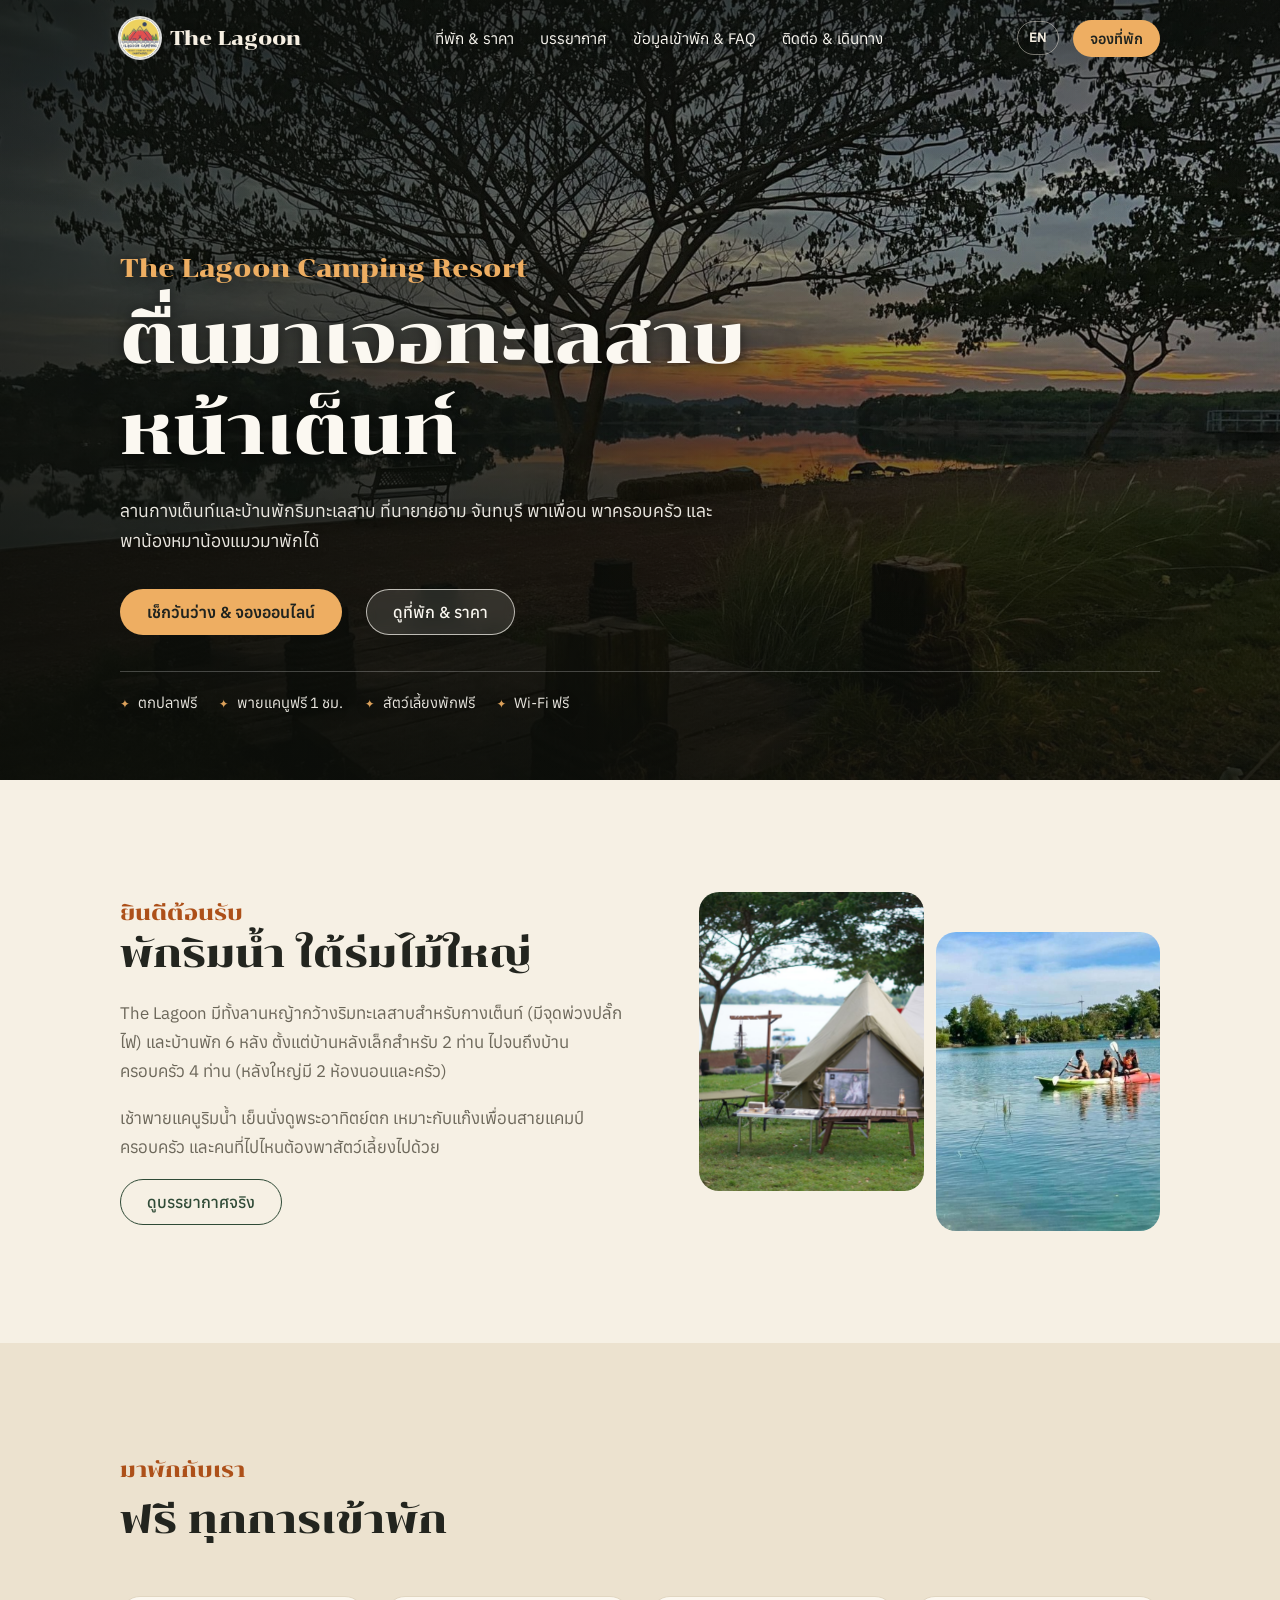
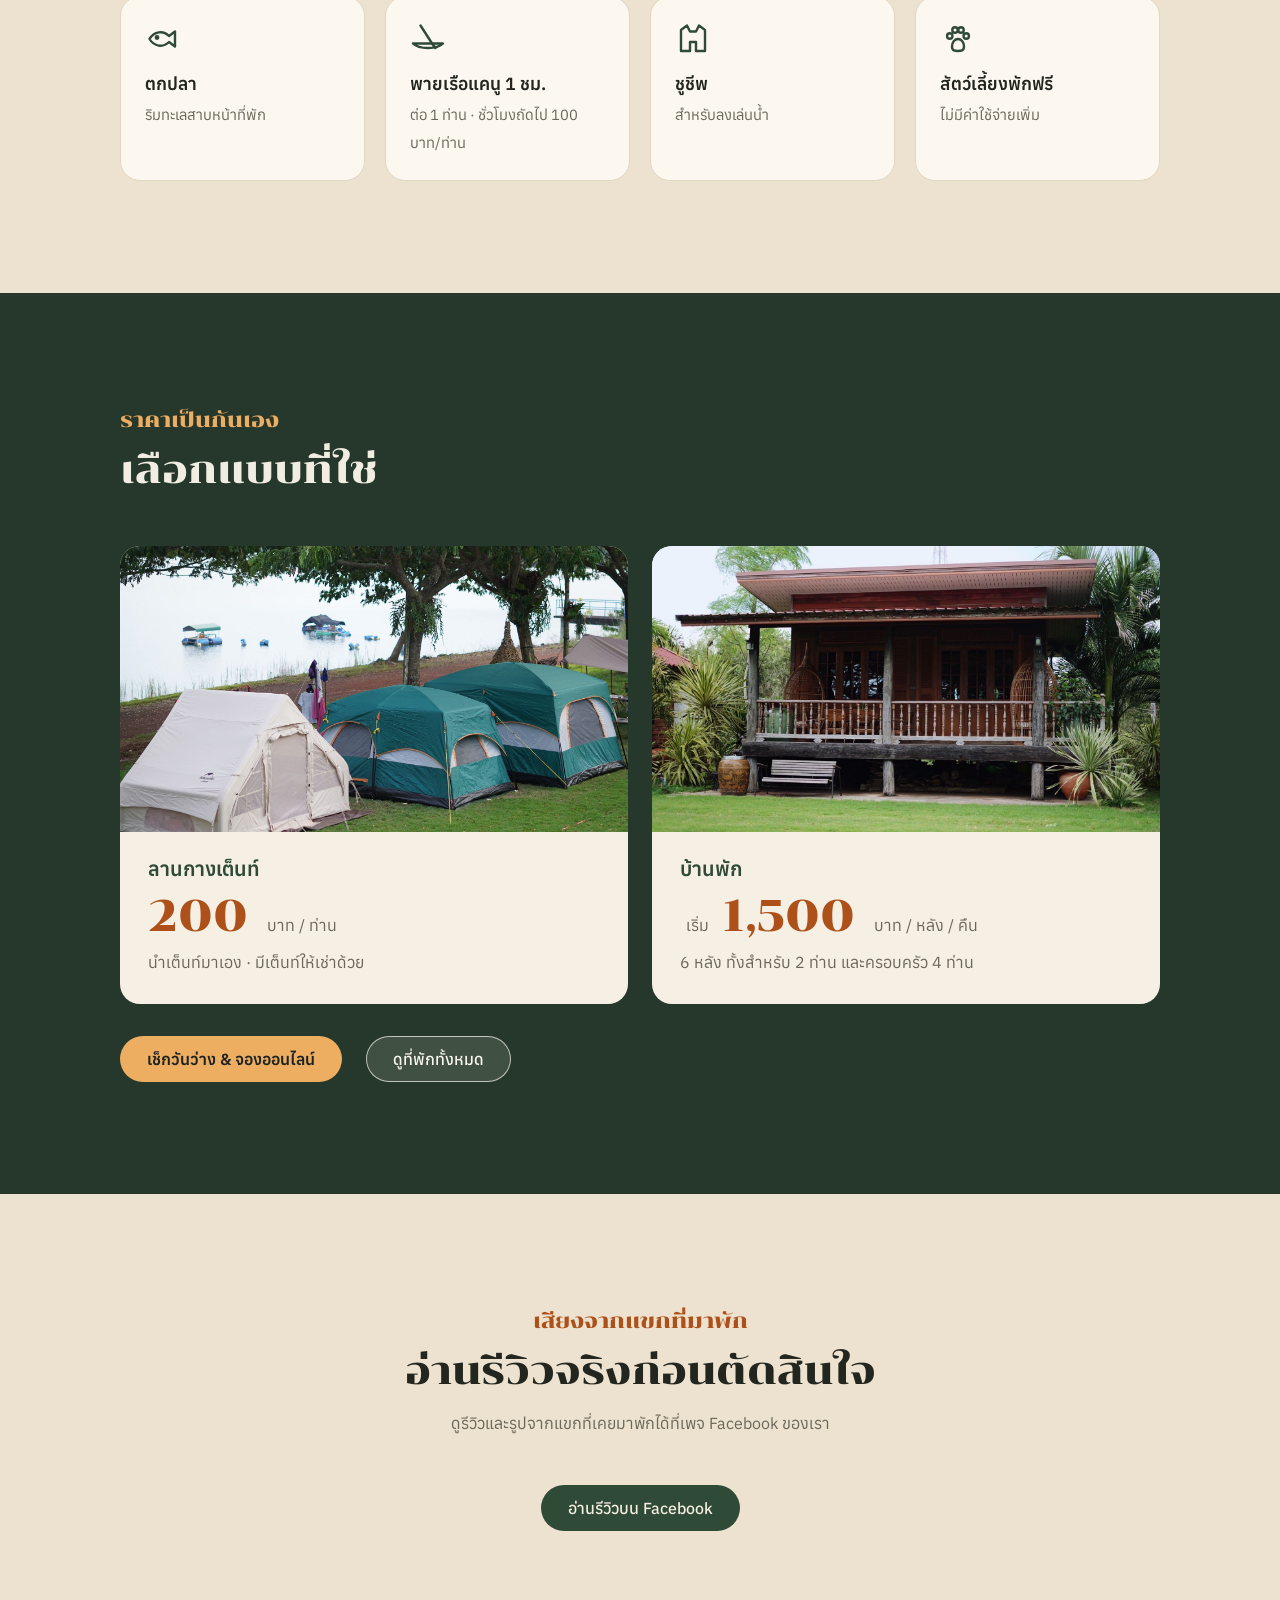
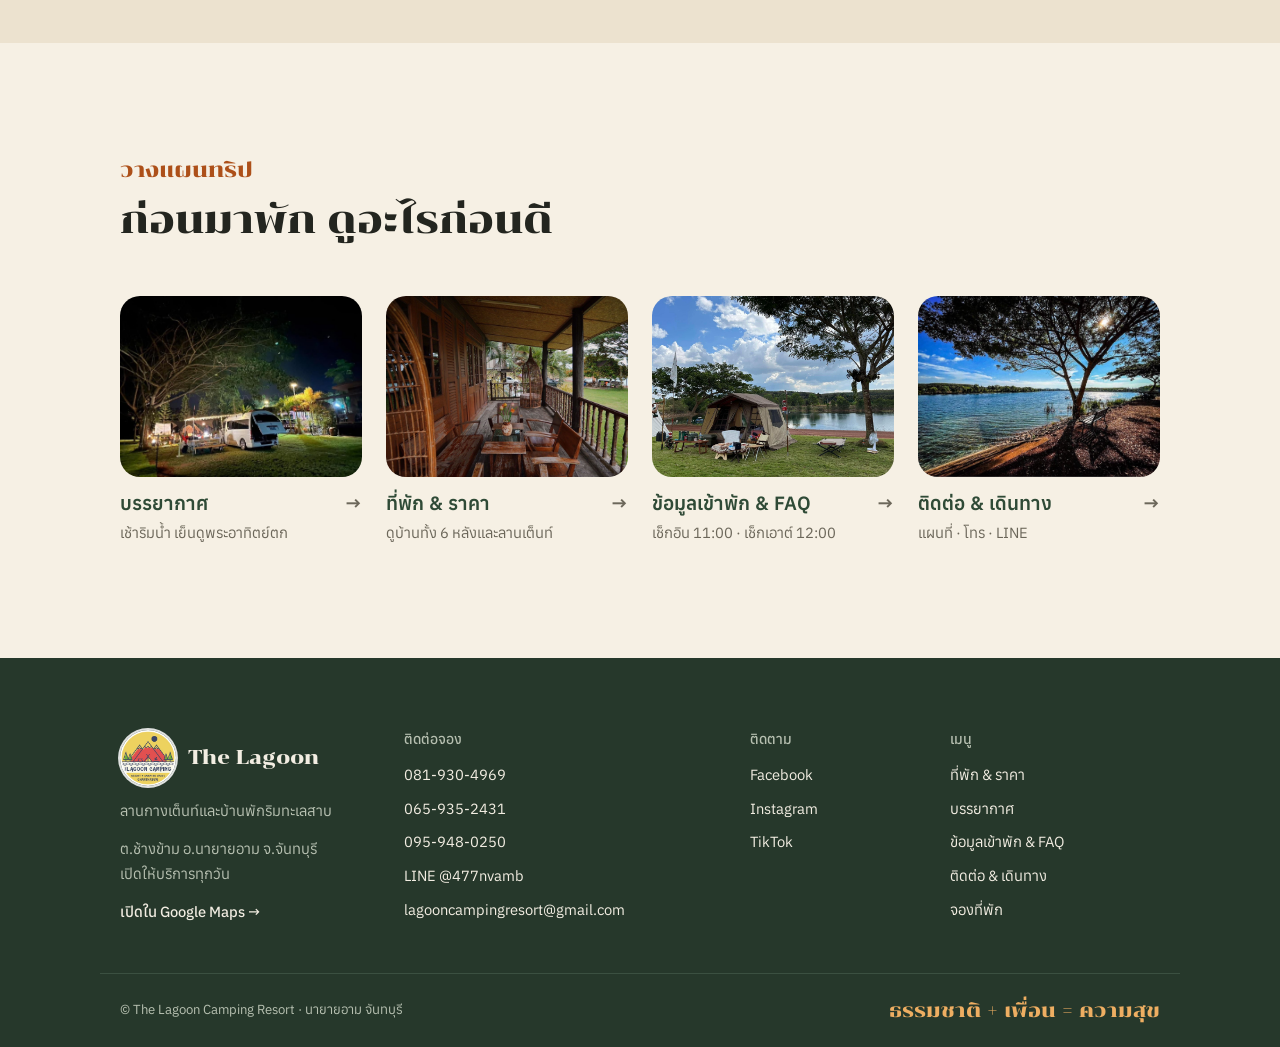
<file: index.html>
<!doctype html>
<html lang="th">
<head>
  <meta charset="utf-8">
  <meta name="viewport" content="width=device-width, initial-scale=1">
  <!-- ช่วงเทียบกับเว็บเก่า: ไม่ให้ Google เก็บหน้านี้ (ลบบรรทัดด้านล่างตอนจะใช้แทนเว็บเก่า) -->
  <meta name="robots" content="noindex">
  <title>The Lagoon Camping Resort | ลานกางเต็นท์และบ้านพักริมทะเลสาบ นายายอาม จันทบุรี</title>
  <meta name="description" content="ลานกางเต็นท์และบ้านพักริมทะเลสาบ ที่นายายอาม จันทบุรี ตกปลา พายแคนูฟรี พาสัตว์เลี้ยงมาพักได้ จองออนไลน์ หรือโทร 081-930-4969">
  <link rel="alternate" hreflang="th" href="https://lagooncamping.github.io/v2/">
  <link rel="alternate" hreflang="en" href="https://lagooncamping.github.io/v2/en/">
  <link rel="alternate" hreflang="x-default" href="https://lagooncamping.github.io/v2/">
  <meta property="og:title" content="The Lagoon Camping Resort">
  <meta property="og:description" content="ลานกางเต็นท์และบ้านพักริมทะเลสาบ นายายอาม จันทบุรี">
  <meta property="og:image" content="https://lagooncamping.github.io/v2/img/sunset.jpg">
  <meta property="og:type" content="website">
  <meta property="og:locale" content="th_TH">

  <link rel="icon" type="image/png" sizes="32x32" href="img/favicon-32.png">
  <link rel="icon" type="image/png" sizes="192x192" href="img/favicon-192.png">
  <link rel="apple-touch-icon" href="img/apple-touch-icon.png">
  <link rel="preconnect" href="https://fonts.googleapis.com">
  <link rel="preconnect" href="https://fonts.gstatic.com" crossorigin>
  <link rel="stylesheet" href="https://fonts.googleapis.com/css2?family=Anuphan:wght@300;400;500;600&family=Chonburi&display=swap">
  <link rel="stylesheet" href="css/style.css">

  <!-- ข้อมูลธุรกิจสำหรับ Google (ให้ขึ้นข้อมูลร้านในผลค้นหา) -->
  <script type="application/ld+json">
  {
    "@context": "https://schema.org",
    "@type": "Campground",
    "name": "The Lagoon Camping Resort",
    "description": "ลานกางเต็นท์และบ้านพักริมทะเลสาบ นายายอาม จันทบุรี",
    "url": "https://lagooncamping.github.io/v2/",
    "image": "https://lagooncamping.github.io/v2/img/sunset.jpg",
    "telephone": "+66819304969",
    "email": "lagooncampingresort@gmail.com",
    "address": {
      "@type": "PostalAddress",
      "addressLocality": "ช้างข้าม, นายายอาม",
      "addressRegion": "จันทบุรี",
      "addressCountry": "TH"
    },
    "hasMap": "https://goo.gl/maps/8mGhpGAEaRzAJNGq6",
    "checkinTime": "11:00",
    "checkoutTime": "12:00",
    "petsAllowed": true,
    "priceRange": "฿200–฿3,000",
    "amenityFeature": [
      { "@type": "LocationFeatureSpecification", "name": "Wi-Fi ฟรี", "value": true },
      { "@type": "LocationFeatureSpecification", "name": "เรือแคนู", "value": true },
      { "@type": "LocationFeatureSpecification", "name": "ตกปลา", "value": true }
    ],
    "sameAs": [
      "https://www.facebook.com/TheLagoonCampingResort",
      "https://www.instagram.com/thelagooncampingresort",
      "https://www.tiktok.com/@lagooncampingreso"
    ]
  }
  </script>
</head>
<!-- เมนูด้านบนและท้ายเว็บ สร้างโดย js/layout.js (แก้ที่นั่นที่เดียว) -->
<body data-page="home" data-root="">

  <header class="hero">
    <div class="wrap hero-text">
      <p class="hero-name">The Lagoon Camping Resort</p>
      <h1>ตื่นมาเจอ<span class="nw">ทะเลสาบ</span><br><span class="nw">หน้าเต็นท์</span></h1>
      <p class="lead">ลานกางเต็นท์และบ้านพักริมทะเลสาบ ที่<span class="nw">นายายอาม</span> <span class="nw">จันทบุรี</span> พาเพื่อน พาครอบครัว และพาน้องหมาน้องแมวมาพักได้</p>
      <div class="btns">
        <a class="btn btn-sun" href="booking.html">เช็กวันว่าง &amp; จองออนไลน์</a>
        <a class="btn btn-glass" href="rooms.html">ดูที่พัก &amp; ราคา</a>
      </div>
      <ul class="hero-facts">
        <li>ตกปลาฟรี</li>
        <li>พายแคนูฟรี 1 ชม.</li>
        <li>สัตว์เลี้ยงพักฟรี</li>
        <li>Wi‑Fi ฟรี</li>
      </ul>
    </div>
  </header>

  <main>
    <!-- ===== แนะนำ ===== -->
    <section aria-labelledby="intro-h">
      <div class="wrap intro-grid">
        <div>
          <span class="eyebrow">ยินดีต้อนรับ</span>
          <h2 id="intro-h">พักริมน้ำ ใต้ร่มไม้ใหญ่</h2>
          <p>The Lagoon มีทั้งลานหญ้ากว้างริมทะเลสาบสำหรับกางเต็นท์ (มีจุดพ่วงปลั๊กไฟ) และบ้านพัก 6 หลัง ตั้งแต่บ้านหลังเล็กสำหรับ 2 ท่าน ไปจนถึงบ้านครอบครัว 4 ท่าน (หลังใหญ่มี 2 ห้องนอนและครัว)</p>
          <p>เช้าพายแคนูริมน้ำ เย็นนั่งดูพระอาทิตย์ตก เหมาะกับแก๊งเพื่อนสายแคมป์ ครอบครัว และคนที่ไปไหนต้องพาสัตว์เลี้ยงไปด้วย</p>
          <div class="btns"><a class="btn btn-outline" href="gallery.html">ดูบรรยากาศจริง</a></div>
        </div>
        <div class="intro-photos">
          <img src="img/bell-tent.jpg" alt="เต็นท์กระโจมพร้อมโต๊ะและตะเกียงริมทะเลสาบ" loading="lazy">
          <img src="img/kayak.jpg" alt="พายเรือแคนูในทะเลสาบ" loading="lazy">
        </div>
      </div>
    </section>

    <!-- ===== ของฟรี ===== -->
    <section class="band" aria-labelledby="free-h">
      <div class="wrap">
        <div class="head">
          <span class="eyebrow">มาพักกับเรา</span>
          <h2 id="free-h">ฟรี ทุกการเข้าพัก</h2>
        </div>
        <div class="free-items">
          <div class="item">
            <svg viewBox="0 0 24 24" fill="none" stroke="currentColor" stroke-width="1.6" stroke-linecap="round" stroke-linejoin="round" aria-hidden="true"><path d="M3 12c3-5 9-6 13-2l4-3v10l-4-3c-4 4-10 3-13-2z"/><circle cx="8" cy="11" r=".8"/></svg>
            <strong>ตกปลา</strong><span>ริมทะเลสาบหน้าที่พัก</span>
          </div>
          <div class="item">
            <svg viewBox="0 0 24 24" fill="none" stroke="currentColor" stroke-width="1.6" stroke-linecap="round" stroke-linejoin="round" aria-hidden="true"><path d="M2 15c4 4 16 4 20 0z"/><path d="M7 3l9 14M15 15l2 3"/></svg>
            <strong>พายเรือแคนู 1 ชม.</strong><span>ต่อ 1 ท่าน · ชั่วโมงถัดไป 100 บาท/ท่าน</span>
          </div>
          <div class="item">
            <svg viewBox="0 0 24 24" fill="none" stroke="currentColor" stroke-width="1.6" stroke-linecap="round" stroke-linejoin="round" aria-hidden="true"><path d="M8 3L4 6v14h6v-6h4v6h6V6l-4-3-2 4h-4z"/></svg>
            <strong>ชูชีพ</strong><span>สำหรับลงเล่นน้ำ</span>
          </div>
          <div class="item">
            <svg viewBox="0 0 24 24" fill="none" stroke="currentColor" stroke-width="1.6" stroke-linecap="round" stroke-linejoin="round" aria-hidden="true"><circle cx="6.5" cy="10" r="1.8"/><circle cx="10" cy="6" r="1.8"/><circle cx="14" cy="6" r="1.8"/><circle cx="17.5" cy="10" r="1.8"/><path d="M8 17c0-3 2-5 4-5s4 2 4 5-2 3-4 3-4 0-4-3z"/></svg>
            <strong>สัตว์เลี้ยงพักฟรี</strong><span>ไม่มีค่าใช้จ่ายเพิ่ม</span>
          </div>
        </div>
      </div>
    </section>

    <!-- ===== ราคาแบบย่อ (ตัวเลขเติมจาก js/data.js) ===== -->
    <section class="rates" aria-labelledby="rates-h">
      <div class="wrap">
        <div class="head">
          <span class="eyebrow">ราคาเป็นกันเอง</span>
          <h2 id="rates-h">เลือกแบบที่ใช่</h2>
        </div>
        <div class="rate-cards">
          <a class="rate-card" href="rooms.html#camping">
            <img src="img/tent-field.jpg" alt="ลานกางเต็นท์ริมทะเลสาบ" loading="lazy">
            <div>
              <h3>ลานกางเต็นท์</h3>
              <p class="baht"><span data-fill="camping">200</span> <small>บาท / ท่าน</small></p>
              <p>นำเต็นท์มาเอง · มีเต็นท์ให้เช่าด้วย</p>
            </div>
          </a>
          <a class="rate-card" href="rooms.html#houses">
            <img src="img/houses.jpg" alt="บ้านพักไม้ใต้ถุนสูงกลางสวน" loading="lazy">
            <div>
              <h3>บ้านพัก</h3>
              <p class="baht"><small>เริ่ม</small> <span data-fill="from">1,500</span> <small>บาท / หลัง / คืน</small></p>
              <p>6 หลัง ทั้งสำหรับ 2 ท่าน และครอบครัว 4 ท่าน</p>
            </div>
          </a>
        </div>
        <div class="btns">
          <a class="btn btn-sun" href="booking.html">เช็กวันว่าง &amp; จองออนไลน์</a>
          <a class="btn btn-glass" href="rooms.html">ดูที่พักทั้งหมด</a>
        </div>
      </div>
    </section>

    <!-- ===== รีวิว: ลิงก์ไปรีวิวจริงบน Facebook (ห้ามแต่งรีวิวขึ้นเอง) ===== -->
    <section class="reviews band" aria-labelledby="reviews-h">
      <div class="wrap">
        <div class="head">
          <span class="eyebrow">เสียงจากแขกที่มาพัก</span>
          <h2 id="reviews-h">อ่านรีวิวจริงก่อนตัดสินใจ</h2>
          <p>ดูรีวิวและรูปจากแขกที่เคยมาพักได้ที่เพจ Facebook ของเรา</p>
        </div>
        <div class="btns">
          <a class="btn btn-primary" href="https://www.facebook.com/TheLagoonCampingResort/reviews" target="_blank" rel="noopener">อ่านรีวิวบน Facebook</a>
        </div>
      </div>
    </section>

    <!-- ===== การ์ดลิงก์ไปหน้าอื่น ===== -->
    <section aria-labelledby="explore-h">
      <div class="wrap">
        <div class="head">
          <span class="eyebrow">วางแผนทริป</span>
          <h2 id="explore-h">ก่อนมาพัก ดูอะไรก่อนดี</h2>
        </div>
        <div class="teasers">
          <a class="teaser" href="gallery.html">
            <img src="img/night.jpg" alt="ลานแคมป์ยามค่ำคืนประดับไฟ" loading="lazy">
            <h3>บรรยากาศ</h3>
            <p>เช้าริมน้ำ เย็นดูพระอาทิตย์ตก</p>
          </a>
          <a class="teaser" href="rooms.html">
            <img src="img/house-veranda.jpg" alt="ระเบียงบ้านพักไม้มองเห็นสนามหญ้า" loading="lazy">
            <h3>ที่พัก &amp; ราคา</h3>
            <p>ดูบ้านทั้ง 6 หลังและลานเต็นท์</p>
          </a>
          <a class="teaser" href="stay.html">
            <img src="img/tents-lawn.jpg" alt="เต็นท์ริมทะเลสาบใต้ท้องฟ้าสดใส" loading="lazy">
            <h3>ข้อมูลเข้าพัก &amp; FAQ</h3>
            <p>เช็กอิน <span data-fill="checkin">11:00</span> · เช็กเอาต์ <span data-fill="checkout">12:00</span></p>
          </a>
          <a class="teaser" href="contact.html">
            <img src="img/lake-view.jpg" alt="ทะเลสาบน้ำใสใต้ร่มไม้ใหญ่" loading="lazy">
            <h3>ติดต่อ &amp; เดินทาง</h3>
            <p>แผนที่ · โทร · LINE</p>
          </a>
        </div>
      </div>
    </section>
  </main>

  <script src="js/data.js"></script>
  <script src="js/layout.js"></script>
</body>
</html>
</file>
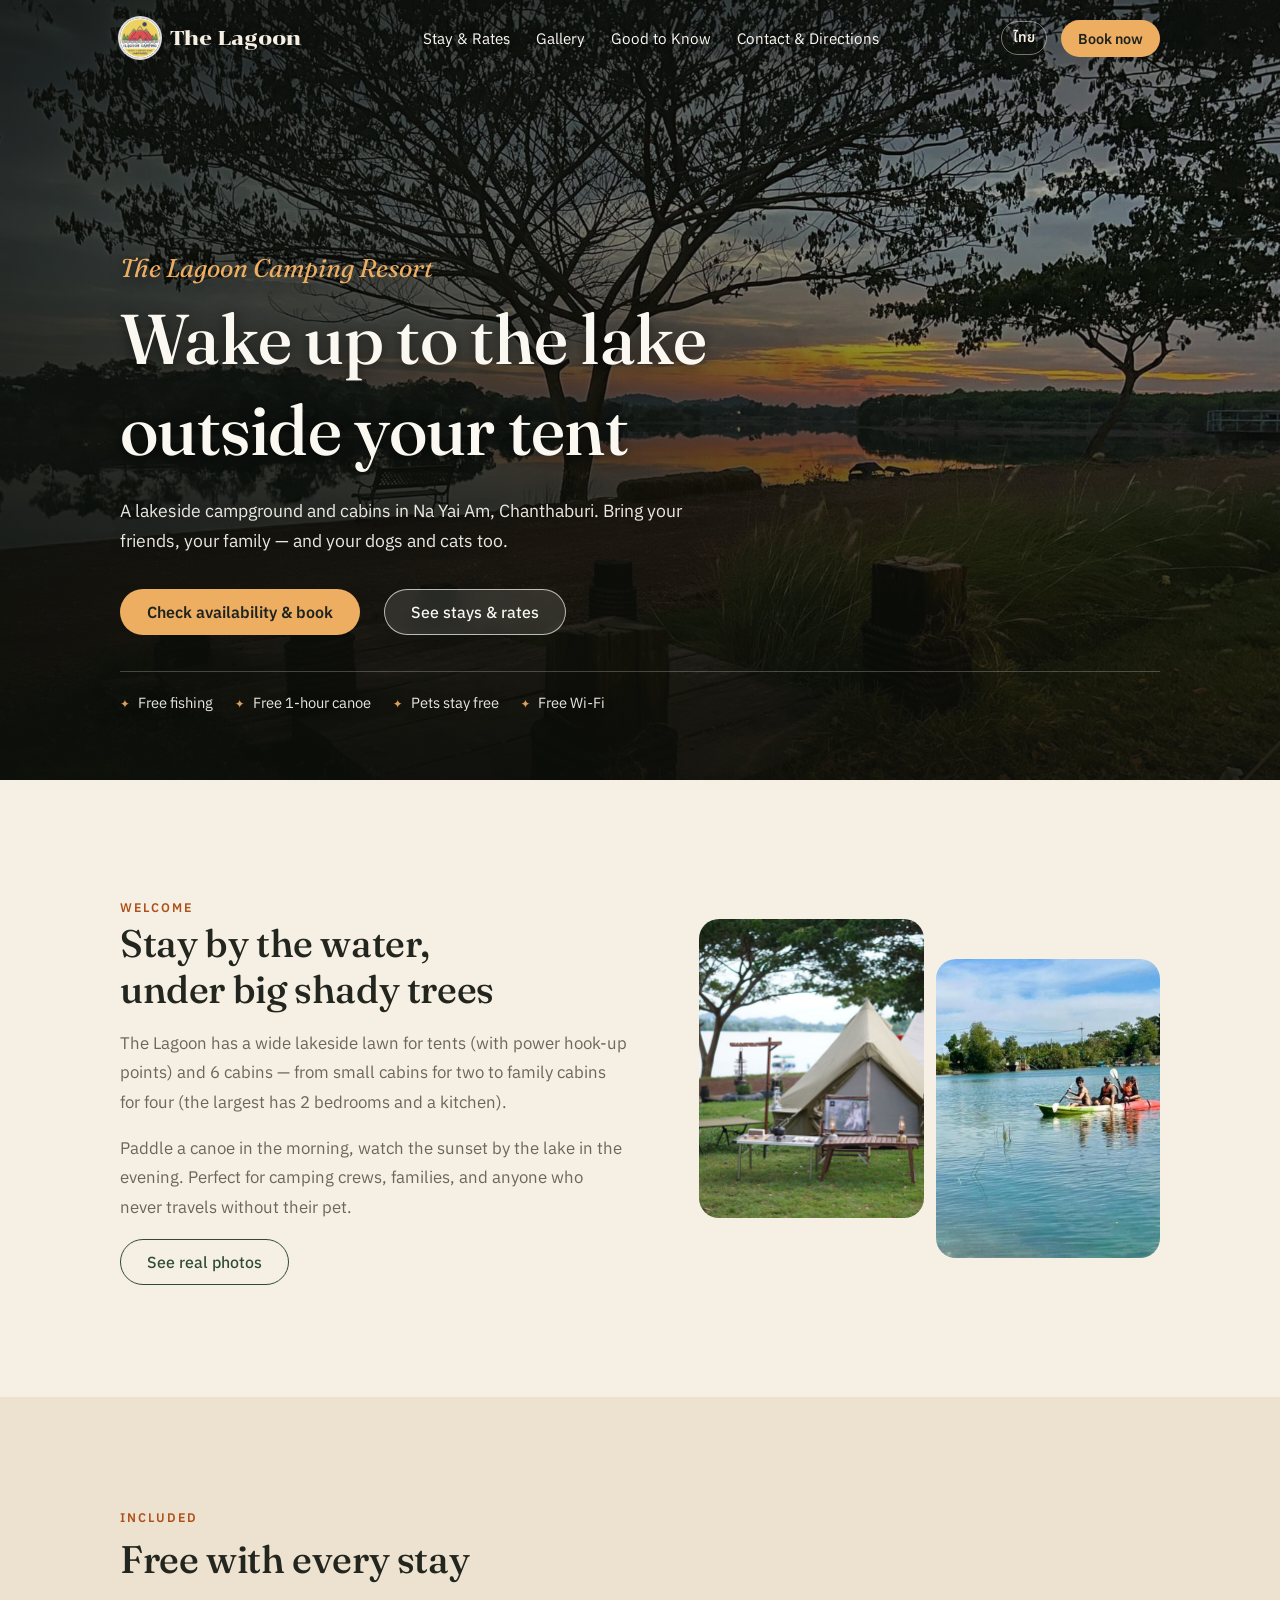
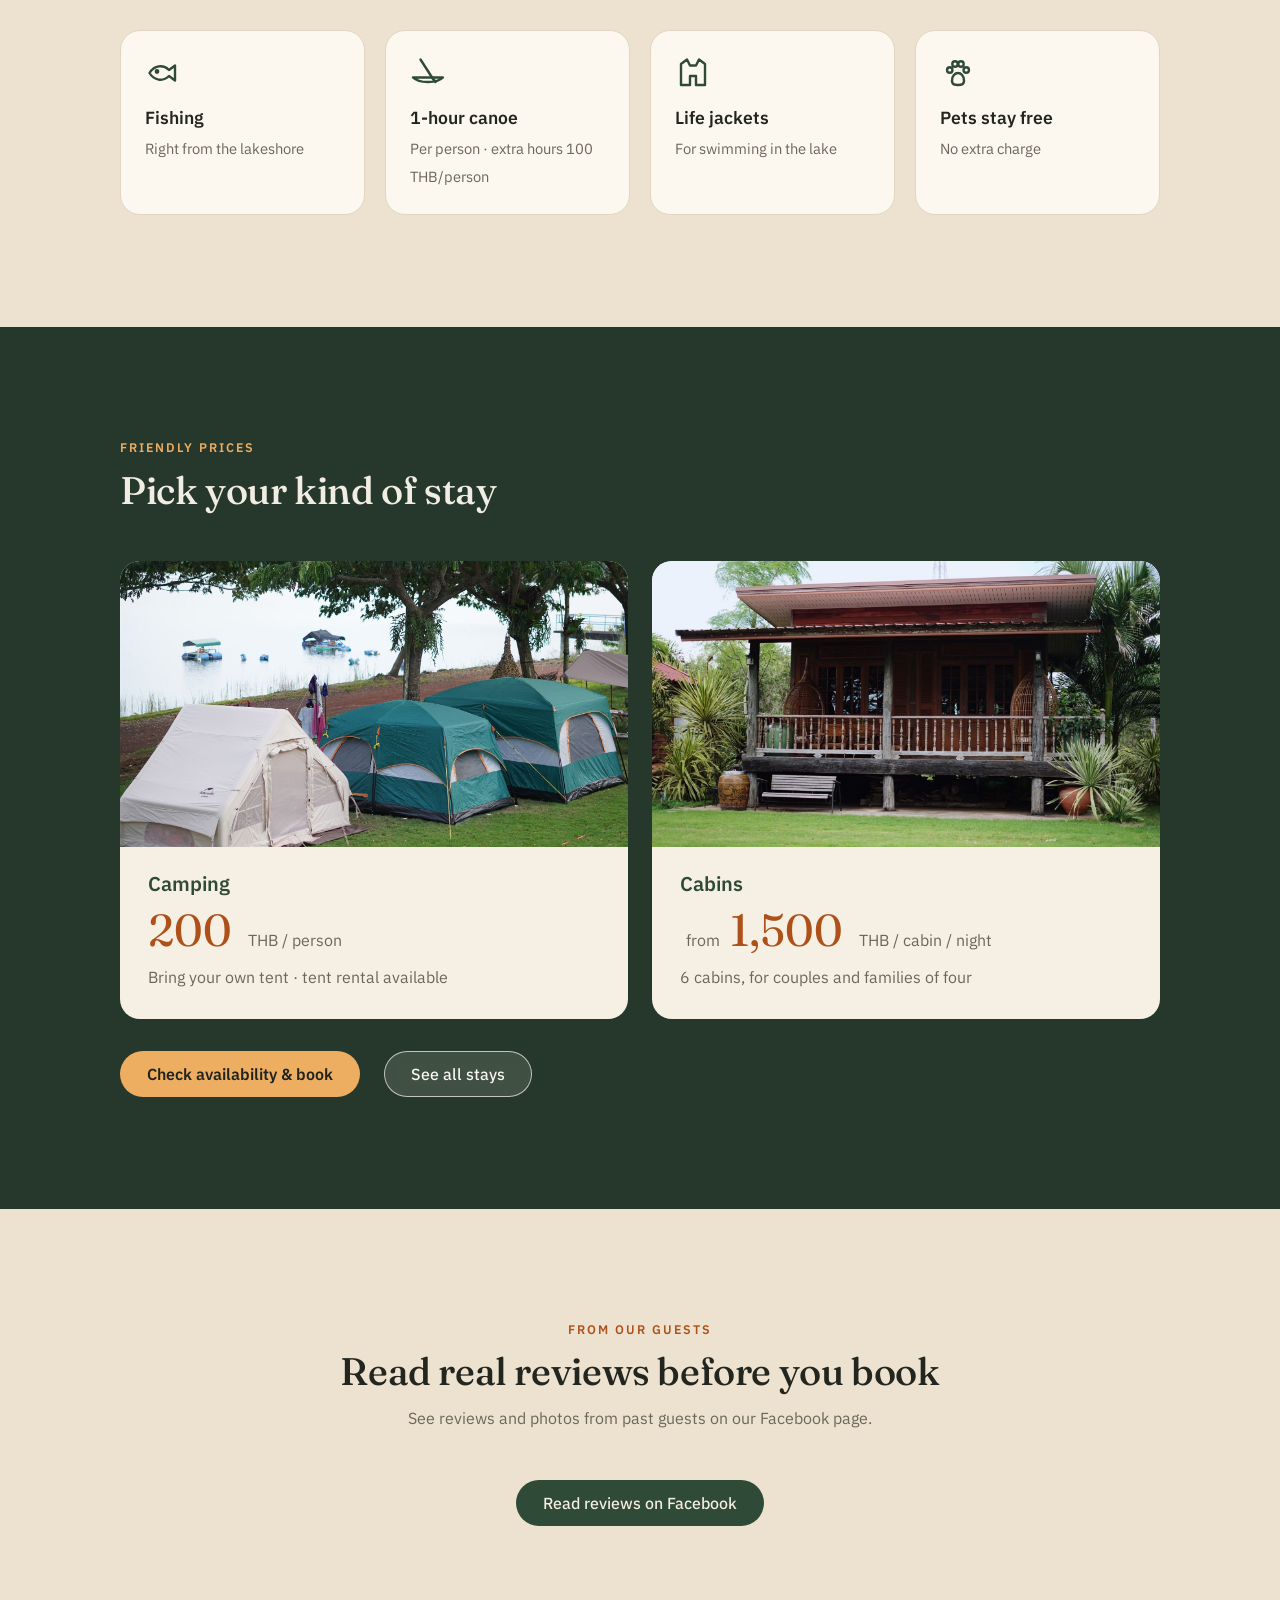
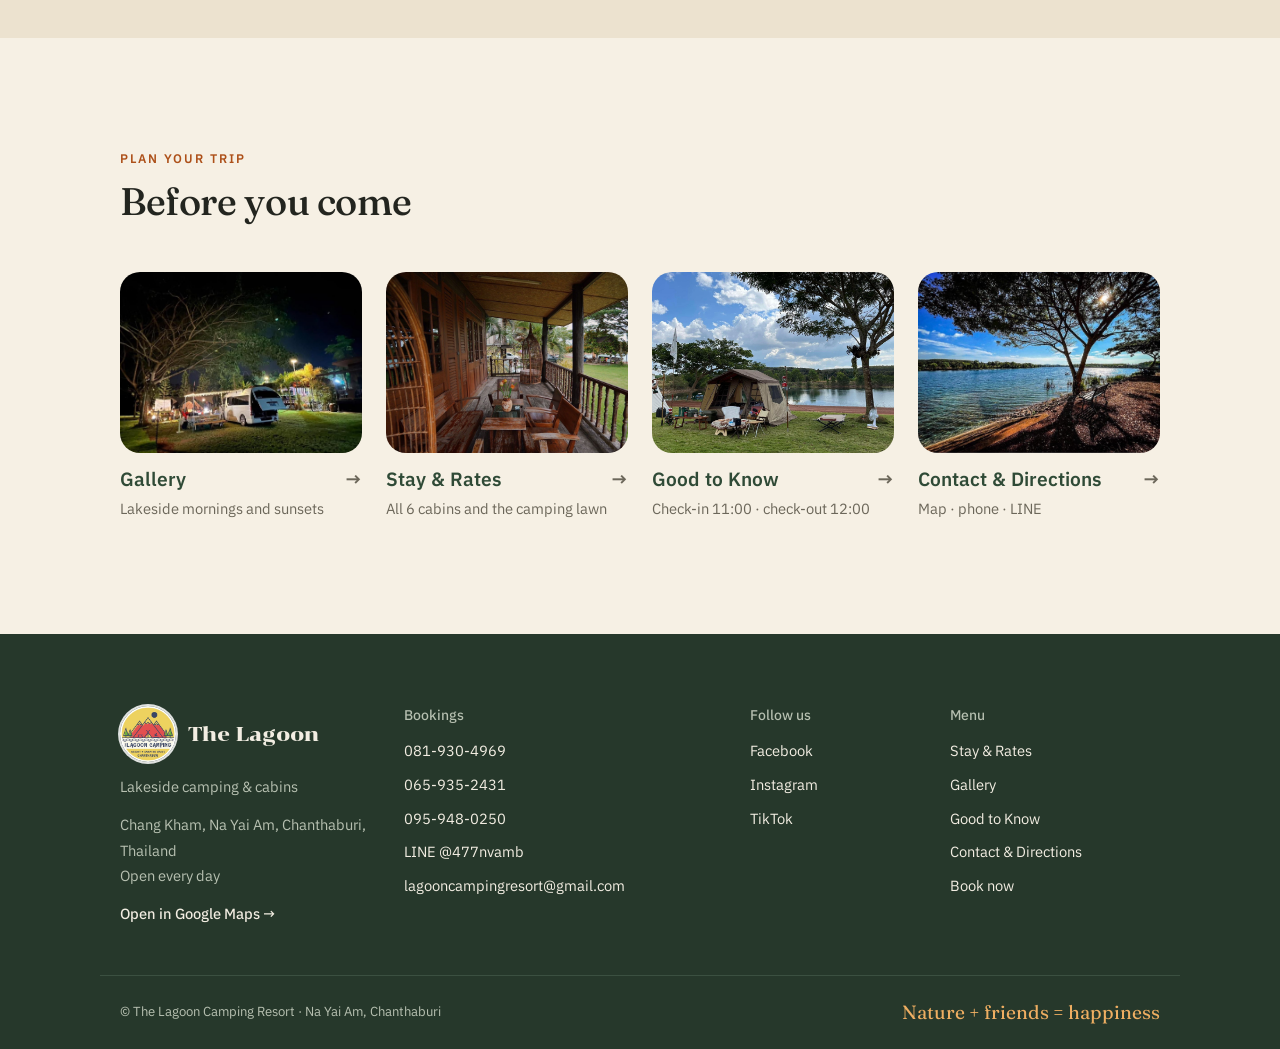
<file: en/index.html>
<!doctype html>
<html lang="en">
<head>
  <meta charset="utf-8">
  <meta name="viewport" content="width=device-width, initial-scale=1">
  <!-- ช่วงเทียบกับเว็บเก่า: ไม่ให้ Google เก็บหน้านี้ (ลบบรรทัดด้านล่างตอนจะใช้แทนเว็บเก่า) -->
  <meta name="robots" content="noindex">
  <title>The Lagoon Camping Resort | Lakeside Camping &amp; Cabins in Chanthaburi, Thailand</title>
  <meta name="description" content="Lakeside campground and cabins in Na Yai Am, Chanthaburi. Free fishing and canoeing, pet-friendly. Book online or call +66 81 930 4969.">
  <link rel="alternate" hreflang="th" href="https://lagooncamping.github.io/v2/">
  <link rel="alternate" hreflang="en" href="https://lagooncamping.github.io/v2/en/">
  <link rel="alternate" hreflang="x-default" href="https://lagooncamping.github.io/v2/">
  <meta property="og:title" content="The Lagoon Camping Resort">
  <meta property="og:description" content="Lakeside camping & cabins in Na Yai Am, Chanthaburi, Thailand">
  <meta property="og:image" content="https://lagooncamping.github.io/v2/img/sunset.jpg">
  <meta property="og:type" content="website">
  <meta property="og:locale" content="en_US">

  <link rel="icon" type="image/png" sizes="32x32" href="../img/favicon-32.png">
  <link rel="icon" type="image/png" sizes="192x192" href="../img/favicon-192.png">
  <link rel="apple-touch-icon" href="../img/apple-touch-icon.png">
  <link rel="preconnect" href="https://fonts.googleapis.com">
  <link rel="preconnect" href="https://fonts.gstatic.com" crossorigin>
  <link rel="stylesheet" href="https://fonts.googleapis.com/css2?family=Anuphan:wght@300;400;500;600&family=Chonburi&family=Fraunces:ital,opsz,wght@0,9..144,400..600;1,9..144,400&display=swap">
  <link rel="stylesheet" href="../css/style.css">
</head>
<body data-page="home" data-root="../">

  <header class="hero">
    <div class="wrap hero-text">
      <p class="hero-name">The Lagoon Camping Resort</p>
      <h1>Wake up to the lake<br>outside your tent</h1>
      <p class="lead">A lakeside campground and cabins in Na Yai Am, Chanthaburi. Bring your friends, your family — and your dogs and cats too.</p>
      <div class="btns">
        <a class="btn btn-sun" href="booking.html">Check availability &amp; book</a>
        <a class="btn btn-glass" href="rooms.html">See stays &amp; rates</a>
      </div>
      <ul class="hero-facts">
        <li>Free fishing</li>
        <li>Free 1-hour canoe</li>
        <li>Pets stay free</li>
        <li>Free Wi‑Fi</li>
      </ul>
    </div>
  </header>

  <main>
    <section aria-labelledby="intro-h">
      <div class="wrap intro-grid">
        <div>
          <span class="eyebrow">Welcome</span>
          <h2 id="intro-h">Stay by the water, under big shady trees</h2>
          <p>The Lagoon has a wide lakeside lawn for tents (with power hook-up points) and 6 cabins — from small cabins for two to family cabins for four (the largest has 2 bedrooms and a kitchen).</p>
          <p>Paddle a canoe in the morning, watch the sunset by the lake in the evening. Perfect for camping crews, families, and anyone who never travels without their pet.</p>
          <div class="btns"><a class="btn btn-outline" href="gallery.html">See real photos</a></div>
        </div>
        <div class="intro-photos">
          <img src="../img/bell-tent.jpg" alt="A bell tent with a table and lantern by the lake" loading="lazy">
          <img src="../img/kayak.jpg" alt="Canoeing on the lake" loading="lazy">
        </div>
      </div>
    </section>

    <section class="band" aria-labelledby="free-h">
      <div class="wrap">
        <div class="head">
          <span class="eyebrow">Included</span>
          <h2 id="free-h">Free with every stay</h2>
        </div>
        <div class="free-items">
          <div class="item">
            <svg viewBox="0 0 24 24" fill="none" stroke="currentColor" stroke-width="1.6" stroke-linecap="round" stroke-linejoin="round" aria-hidden="true"><path d="M3 12c3-5 9-6 13-2l4-3v10l-4-3c-4 4-10 3-13-2z"/><circle cx="8" cy="11" r=".8"/></svg>
            <strong>Fishing</strong><span>Right from the lakeshore</span>
          </div>
          <div class="item">
            <svg viewBox="0 0 24 24" fill="none" stroke="currentColor" stroke-width="1.6" stroke-linecap="round" stroke-linejoin="round" aria-hidden="true"><path d="M2 15c4 4 16 4 20 0z"/><path d="M7 3l9 14M15 15l2 3"/></svg>
            <strong>1-hour canoe</strong><span>Per person · extra hours 100 THB/person</span>
          </div>
          <div class="item">
            <svg viewBox="0 0 24 24" fill="none" stroke="currentColor" stroke-width="1.6" stroke-linecap="round" stroke-linejoin="round" aria-hidden="true"><path d="M8 3L4 6v14h6v-6h4v6h6V6l-4-3-2 4h-4z"/></svg>
            <strong>Life jackets</strong><span>For swimming in the lake</span>
          </div>
          <div class="item">
            <svg viewBox="0 0 24 24" fill="none" stroke="currentColor" stroke-width="1.6" stroke-linecap="round" stroke-linejoin="round" aria-hidden="true"><circle cx="6.5" cy="10" r="1.8"/><circle cx="10" cy="6" r="1.8"/><circle cx="14" cy="6" r="1.8"/><circle cx="17.5" cy="10" r="1.8"/><path d="M8 17c0-3 2-5 4-5s4 2 4 5-2 3-4 3-4 0-4-3z"/></svg>
            <strong>Pets stay free</strong><span>No extra charge</span>
          </div>
        </div>
      </div>
    </section>

    <section class="rates" aria-labelledby="rates-h">
      <div class="wrap">
        <div class="head">
          <span class="eyebrow">Friendly prices</span>
          <h2 id="rates-h">Pick your kind of stay</h2>
        </div>
        <div class="rate-cards">
          <a class="rate-card" href="rooms.html#camping">
            <img src="../img/tent-field.jpg" alt="Lakeside camping lawn" loading="lazy">
            <div>
              <h3>Camping</h3>
              <p class="baht"><span data-fill="camping">200</span> <small>THB / person</small></p>
              <p>Bring your own tent · tent rental available</p>
            </div>
          </a>
          <a class="rate-card" href="rooms.html#houses">
            <img src="../img/houses.jpg" alt="Raised wooden cabins in a garden" loading="lazy">
            <div>
              <h3>Cabins</h3>
              <p class="baht"><small>from</small> <span data-fill="from">1,500</span> <small>THB / cabin / night</small></p>
              <p>6 cabins, for couples and families of four</p>
            </div>
          </a>
        </div>
        <div class="btns">
          <a class="btn btn-sun" href="booking.html">Check availability &amp; book</a>
          <a class="btn btn-glass" href="rooms.html">See all stays</a>
        </div>
      </div>
    </section>

    <section class="reviews band" aria-labelledby="reviews-h">
      <div class="wrap">
        <div class="head">
          <span class="eyebrow">From our guests</span>
          <h2 id="reviews-h">Read real reviews before you book</h2>
          <p>See reviews and photos from past guests on our Facebook page.</p>
        </div>
        <div class="btns">
          <a class="btn btn-primary" href="https://www.facebook.com/TheLagoonCampingResort/reviews" target="_blank" rel="noopener">Read reviews on Facebook</a>
        </div>
      </div>
    </section>

    <section aria-labelledby="explore-h">
      <div class="wrap">
        <div class="head">
          <span class="eyebrow">Plan your trip</span>
          <h2 id="explore-h">Before you come</h2>
        </div>
        <div class="teasers">
          <a class="teaser" href="gallery.html">
            <img src="../img/night.jpg" alt="The campground lit up at night" loading="lazy">
            <h3>Gallery</h3>
            <p>Lakeside mornings and sunsets</p>
          </a>
          <a class="teaser" href="rooms.html">
            <img src="../img/house-veranda.jpg" alt="A wooden cabin veranda overlooking the lawn" loading="lazy">
            <h3>Stay &amp; Rates</h3>
            <p>All 6 cabins and the camping lawn</p>
          </a>
          <a class="teaser" href="stay.html">
            <img src="../img/tents-lawn.jpg" alt="Tents by the lake under a clear sky" loading="lazy">
            <h3>Good to Know</h3>
            <p>Check-in <span data-fill="checkin">11:00</span> · check-out <span data-fill="checkout">12:00</span></p>
          </a>
          <a class="teaser" href="contact.html">
            <img src="../img/lake-view.jpg" alt="Clear lake water under big shady trees" loading="lazy">
            <h3>Contact &amp; Directions</h3>
            <p>Map · phone · LINE</p>
          </a>
        </div>
      </div>
    </section>
  </main>

  <script src="../js/data.js"></script>
  <script src="../js/layout.js"></script>
</body>
</html>
</file>
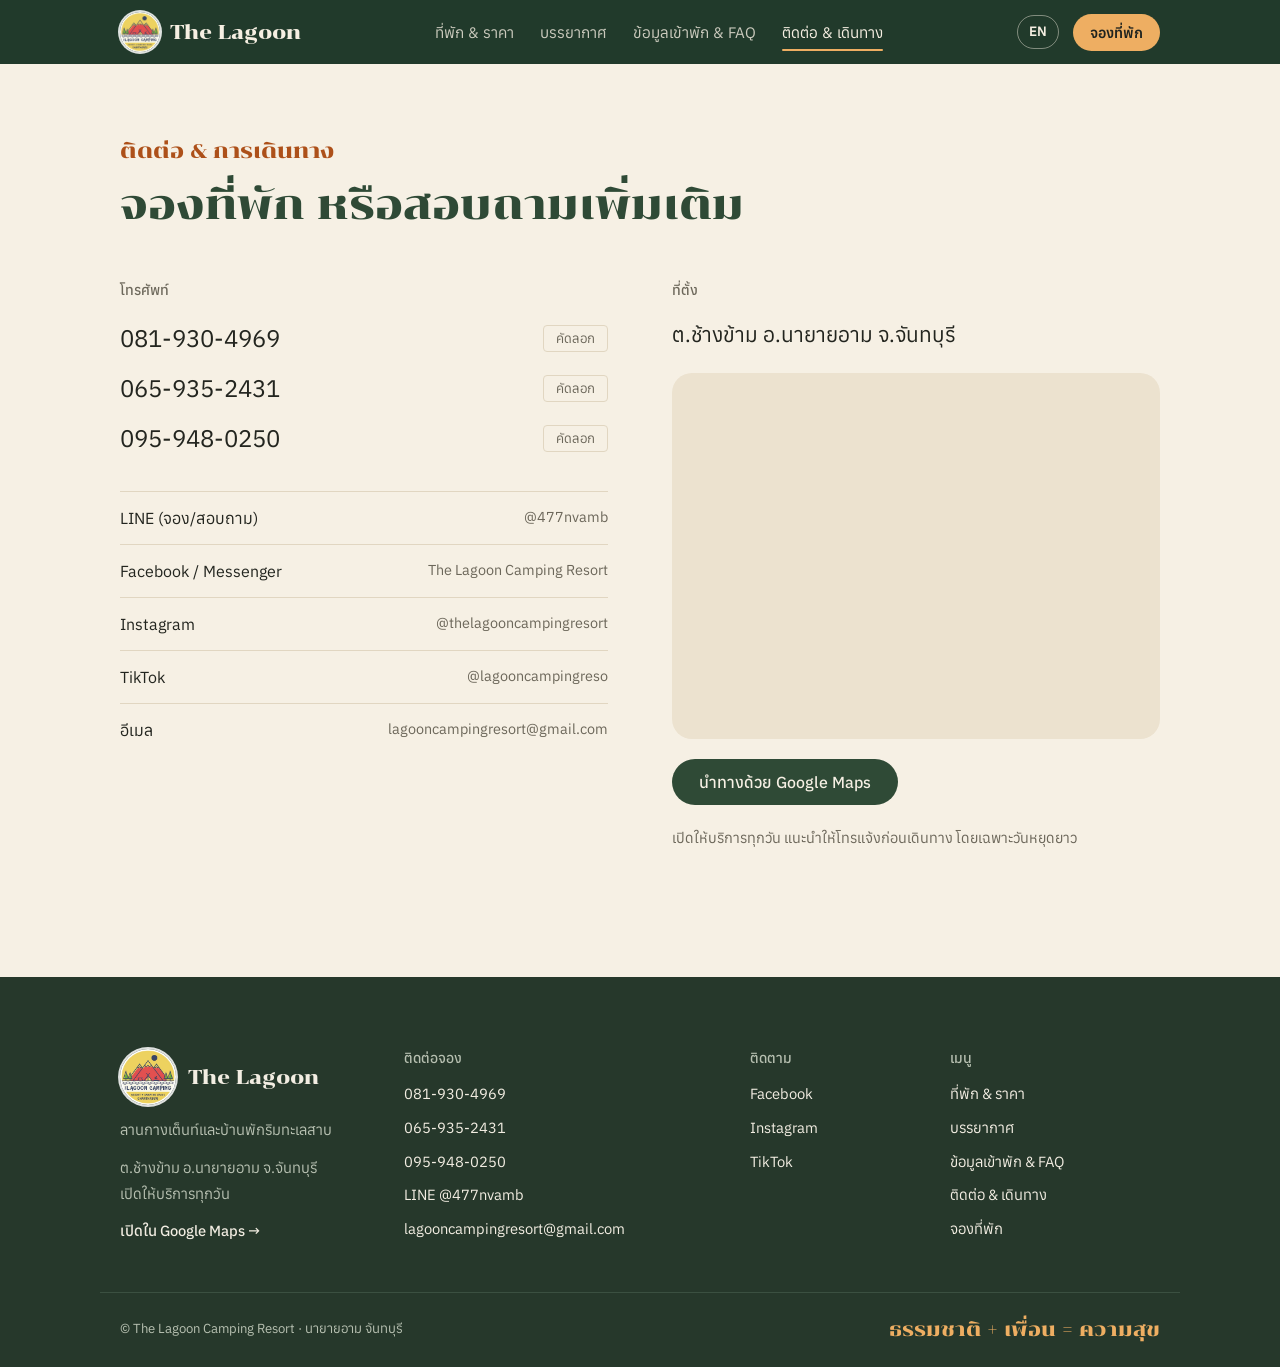
<file: contact.html>
<!doctype html>
<html lang="th">
<head>
  <meta charset="utf-8">
  <meta name="viewport" content="width=device-width, initial-scale=1">
  <!-- ช่วงเทียบกับเว็บเก่า: ไม่ให้ Google เก็บหน้านี้ (ลบบรรทัดด้านล่างตอนจะใช้แทนเว็บเก่า) -->
  <meta name="robots" content="noindex">
  <title>ติดต่อ &amp; การเดินทาง | The Lagoon Camping Resort</title>
  <meta name="description" content="ติดต่อจองที่พัก The Lagoon Camping Resort โทร 081-930-4969 LINE @477nvamb แผนที่ ต.ช้างข้าม อ.นายายอาม จ.จันทบุรี">
  <link rel="alternate" hreflang="th" href="https://lagooncamping.github.io/v2/contact.html">
  <link rel="alternate" hreflang="en" href="https://lagooncamping.github.io/v2/en/contact.html">
  <meta property="og:title" content="ติดต่อ &amp; การเดินทาง | The Lagoon Camping Resort">
  <meta property="og:image" content="https://lagooncamping.github.io/v2/img/lake-view.jpg">

  <link rel="icon" type="image/png" sizes="32x32" href="img/favicon-32.png">
  <link rel="icon" type="image/png" sizes="192x192" href="img/favicon-192.png">
  <link rel="apple-touch-icon" href="img/apple-touch-icon.png">
  <link rel="preconnect" href="https://fonts.googleapis.com">
  <link rel="preconnect" href="https://fonts.gstatic.com" crossorigin>
  <link rel="stylesheet" href="https://fonts.googleapis.com/css2?family=Anuphan:wght@300;400;500;600&family=Chonburi&display=swap">
  <link rel="stylesheet" href="css/style.css">
</head>
<body data-page="contact" data-root="">
  <main class="page">
    <section>
      <div class="wrap">
        <div class="head">
          <span class="eyebrow">ติดต่อ &amp; การเดินทาง</span>
          <h1>จองที่พัก หรือสอบถามเพิ่มเติม</h1>
        </div>
        <div class="contact-grid">
          <div class="card">
            <h2 class="label">โทรศัพท์</h2>
            <ul class="phones">
              <li><a href="tel:+66819304969">081-930-4969</a><button class="copy" data-copy="0819304969" type="button">คัดลอก</button></li>
              <li><a href="tel:+66659352431">065-935-2431</a><button class="copy" data-copy="0659352431" type="button">คัดลอก</button></li>
              <li><a href="tel:+66959480250">095-948-0250</a><button class="copy" data-copy="0959480250" type="button">คัดลอก</button></li>
            </ul>
            <div class="socials">
              <a href="https://line.me/R/ti/p/@477nvamb" target="_blank" rel="noopener"><span>LINE (จอง/สอบถาม)</span><span>@477nvamb</span></a>
              <a href="https://www.facebook.com/TheLagoonCampingResort" target="_blank" rel="noopener"><span>Facebook / Messenger</span><span>The Lagoon Camping Resort</span></a>
              <a href="https://www.instagram.com/thelagooncampingresort" target="_blank" rel="noopener"><span>Instagram</span><span>@thelagooncampingresort</span></a>
              <a href="https://www.tiktok.com/@lagooncampingreso" target="_blank" rel="noopener"><span>TikTok</span><span>@lagooncampingreso</span></a>
              <a href="mailto:lagooncampingresort@gmail.com"><span>อีเมล</span><span>lagooncampingresort@gmail.com</span></a>
            </div>
          </div>
          <div class="card">
            <h2 class="label">ที่ตั้ง</h2>
            <p class="address">ต.ช้างข้าม อ.นายายอาม จ.จันทบุรี</p>
            <!-- แผนที่ฝัง: ค้นหาด้วยชื่อรีสอร์ท ถ้าหมุดไม่ตรงให้ใช้ปุ่ม "นำทาง" ด้านล่างแทน -->
            <iframe class="map-embed" title="แผนที่ The Lagoon Camping Resort" loading="lazy" referrerpolicy="no-referrer-when-downgrade"
              src="https://www.google.com/maps?q=The+Lagoon+Camping+Resort+Na+Yai+Am+Chanthaburi&amp;hl=th&amp;output=embed"></iframe>
            <div class="btns">
              <a class="btn btn-primary" href="https://goo.gl/maps/8mGhpGAEaRzAJNGq6" target="_blank" rel="noopener">นำทางด้วย Google Maps</a>
            </div>
            <p class="hint">เปิดให้บริการทุกวัน แนะนำให้โทรแจ้งก่อนเดินทาง โดยเฉพาะวันหยุดยาว</p>
          </div>
        </div>
      </div>
    </section>
  </main>

  <script src="js/data.js"></script>
  <script src="js/layout.js"></script>
</body>
</html>
</file>
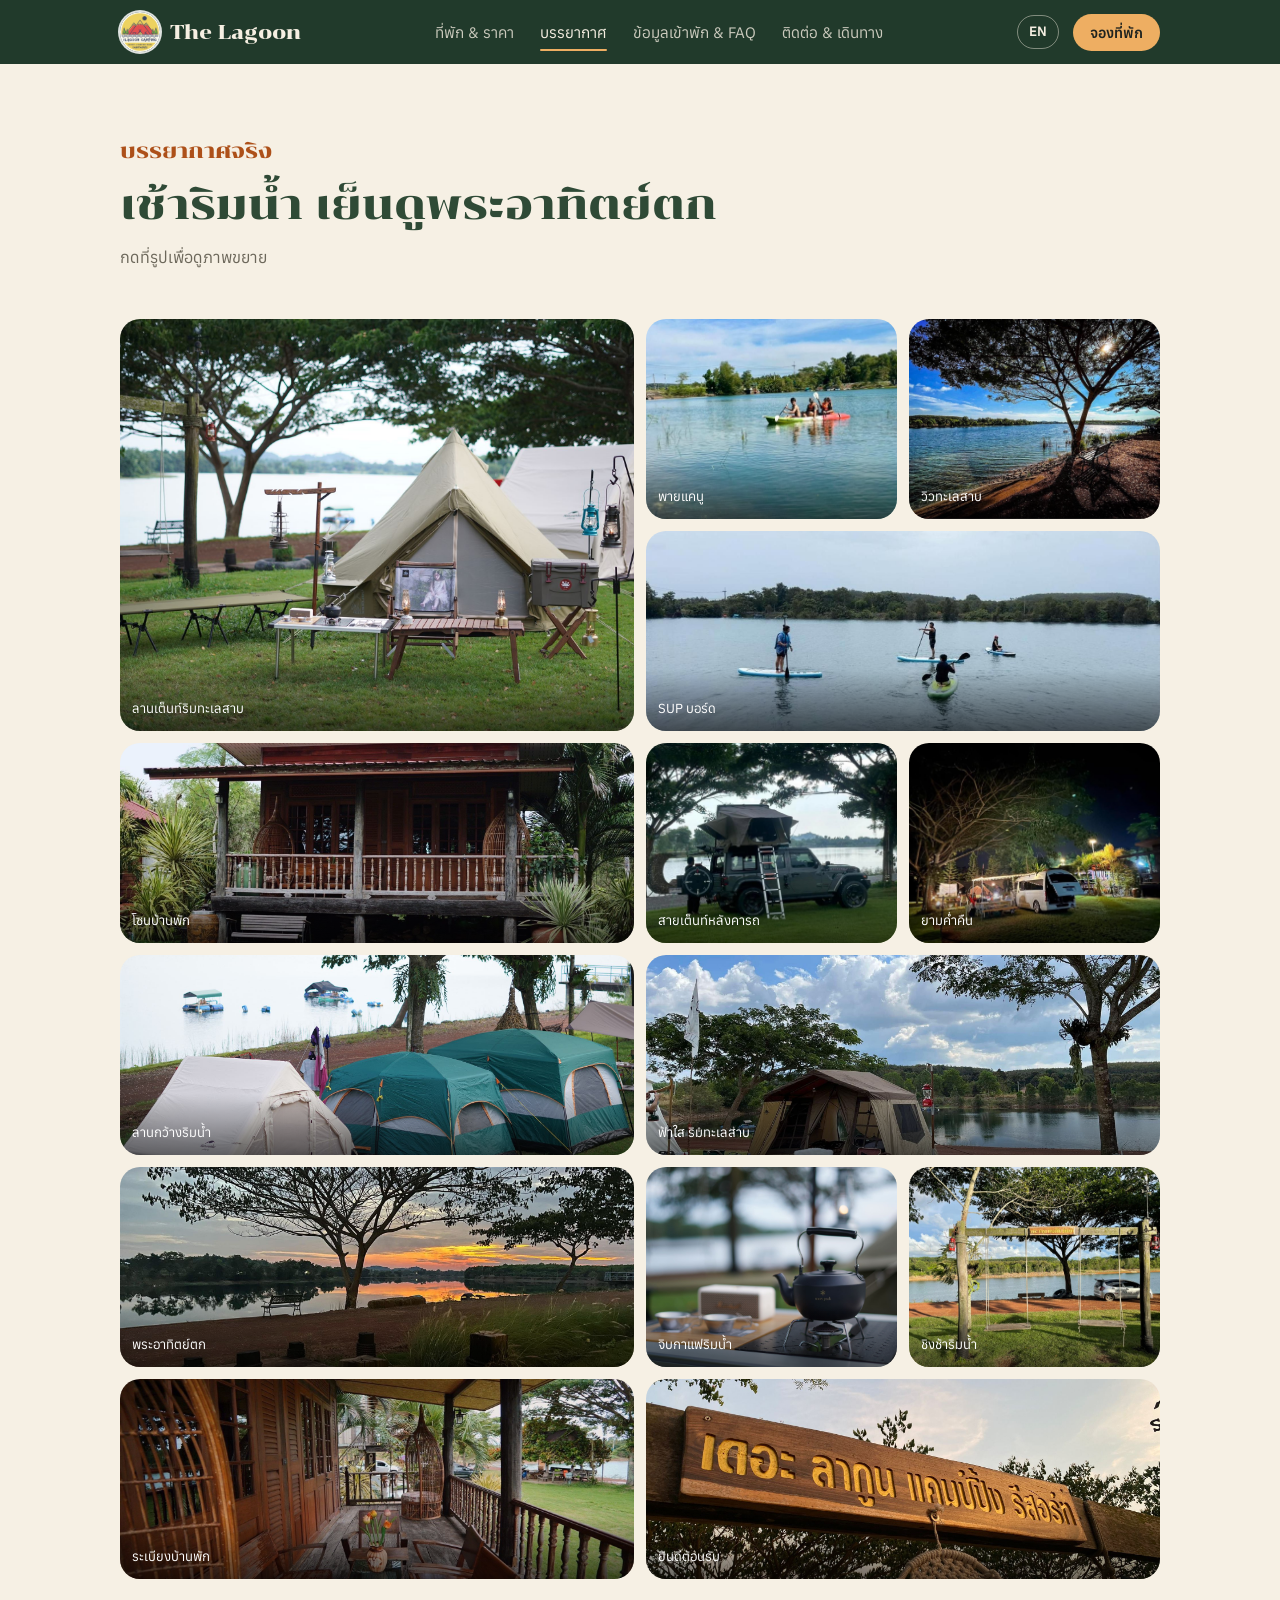
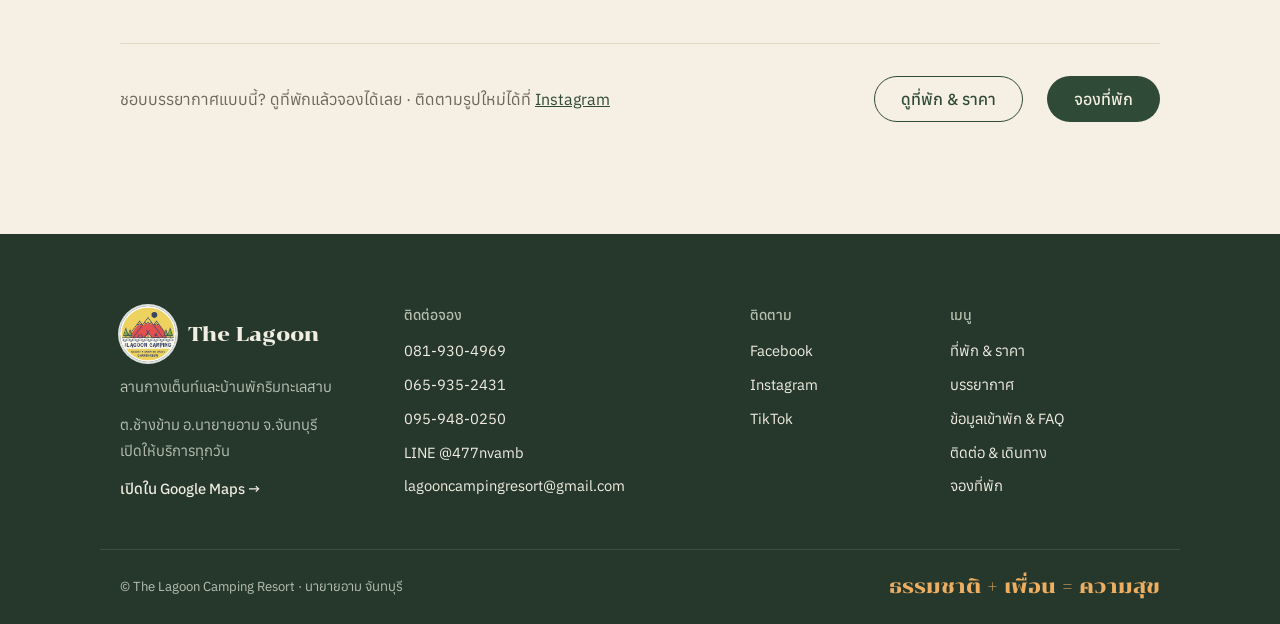
<file: gallery.html>
<!doctype html>
<html lang="th">
<head>
  <meta charset="utf-8">
  <meta name="viewport" content="width=device-width, initial-scale=1">
  <!-- ช่วงเทียบกับเว็บเก่า: ไม่ให้ Google เก็บหน้านี้ (ลบบรรทัดด้านล่างตอนจะใช้แทนเว็บเก่า) -->
  <meta name="robots" content="noindex">
  <title>บรรยากาศ | The Lagoon Camping Resort</title>
  <meta name="description" content="รูปบรรยากาศจริงของ The Lagoon Camping Resort ลานกางเต็นท์และบ้านพักริมทะเลสาบ นายายอาม จันทบุรี">
  <link rel="alternate" hreflang="th" href="https://lagooncamping.github.io/v2/gallery.html">
  <link rel="alternate" hreflang="en" href="https://lagooncamping.github.io/v2/en/gallery.html">
  <meta property="og:title" content="บรรยากาศ | The Lagoon Camping Resort">
  <meta property="og:image" content="https://lagooncamping.github.io/v2/img/bell-tent.jpg">

  <link rel="icon" type="image/png" sizes="32x32" href="img/favicon-32.png">
  <link rel="icon" type="image/png" sizes="192x192" href="img/favicon-192.png">
  <link rel="apple-touch-icon" href="img/apple-touch-icon.png">
  <link rel="preconnect" href="https://fonts.googleapis.com">
  <link rel="preconnect" href="https://fonts.gstatic.com" crossorigin>
  <link rel="stylesheet" href="https://fonts.googleapis.com/css2?family=Anuphan:wght@300;400;500;600&family=Chonburi&display=swap">
  <link rel="stylesheet" href="css/style.css">
</head>
<body data-page="gallery" data-root="">
  <main class="page">
    <section>
      <div class="wrap">
        <div class="head">
          <span class="eyebrow">บรรยากาศจริง</span>
          <h1>เช้าริมน้ำ เย็นดูพระอาทิตย์ตก</h1>
          <p>กดที่รูปเพื่อดูภาพขยาย</p>
        </div>
        <div class="gallery">
          <figure class="big"><img src="img/bell-tent.jpg" alt="เต็นท์กระโจมพร้อมโต๊ะและตะเกียงริมทะเลสาบ" loading="lazy"><figcaption>ลานเต็นท์ริมทะเลสาบ</figcaption></figure>
          <figure><img src="img/kayak.jpg" alt="พายเรือแคนูในทะเลสาบ" loading="lazy"><figcaption>พายแคนู</figcaption></figure>
          <figure><img src="img/lake-view.jpg" alt="ทะเลสาบน้ำใสใต้ร่มไม้ใหญ่" loading="lazy"><figcaption>วิวทะเลสาบ</figcaption></figure>
          <figure class="wide"><img src="img/sup.jpg" alt="ยืนพายบอร์ดในทะเลสาบ" loading="lazy"><figcaption>SUP บอร์ด</figcaption></figure>
          <figure class="wide"><img src="img/houses.jpg" alt="บ้านพักไม้ใต้ถุนสูงกลางสวน" loading="lazy"><figcaption>โซนบ้านพัก</figcaption></figure>
          <figure><img src="img/rooftop.jpg" alt="รถติดเต็นท์หลังคาจอดริมทะเลสาบ" loading="lazy"><figcaption>สายเต็นท์หลังคารถ</figcaption></figure>
          <figure><img src="img/night.jpg" alt="ลานแคมป์ยามค่ำคืนประดับไฟ" loading="lazy"><figcaption>ยามค่ำคืน</figcaption></figure>
          <figure class="wide"><img src="img/tent-field.jpg" alt="เต็นท์หลายหลังบนลานหญ้าริมทะเลสาบ" loading="lazy"><figcaption>ลานกว้างริมน้ำ</figcaption></figure>
          <figure class="wide"><img src="img/tents-lawn.jpg" alt="เต็นท์ริมทะเลสาบใต้ท้องฟ้าสดใส" loading="lazy"><figcaption>ฟ้าใส ริมทะเลสาบ</figcaption></figure>
          <figure class="wide"><img src="img/sunset.jpg" alt="พระอาทิตย์ตกสะท้อนผิวน้ำริมทะเลสาบ" loading="lazy"><figcaption>พระอาทิตย์ตก</figcaption></figure>
          <figure><img src="img/kettle.jpg" alt="กาต้มน้ำบนโต๊ะแคมป์ ฉากหลังเป็นทะเลสาบ" loading="lazy"><figcaption>จิบกาแฟริมน้ำ</figcaption></figure>
          <figure><img src="img/swings.jpg" alt="ชิงช้าไม้ริมทะเลสาบ" loading="lazy"><figcaption>ชิงช้าริมน้ำ</figcaption></figure>
          <figure class="wide"><img src="img/house-veranda.jpg" alt="ระเบียงบ้านพักไม้มองเห็นสนามหญ้า" loading="lazy"><figcaption>ระเบียงบ้านพัก</figcaption></figure>
          <figure class="wide"><img src="img/sign.jpg" alt="ป้ายไม้ชื่อเดอะ ลากูน แคมป์ปิ้ง รีสอร์ท" loading="lazy"><figcaption>ยินดีต้อนรับ</figcaption></figure>
        </div>

        <div class="next">
          <p>ชอบบรรยากาศแบบนี้? ดูที่พักแล้วจองได้เลย · ติดตามรูปใหม่ได้ที่ <a href="https://www.instagram.com/thelagooncampingresort" target="_blank" rel="noopener">Instagram</a></p>
          <div class="btns">
            <a class="btn btn-outline" href="rooms.html">ดูที่พัก &amp; ราคา</a>
            <a class="btn btn-primary" href="booking.html">จองที่พัก</a>
          </div>
        </div>
      </div>
    </section>
  </main>

  <script src="js/data.js"></script>
  <script src="js/layout.js"></script>
  <script src="js/lightbox.js"></script>
</body>
</html>
</file>
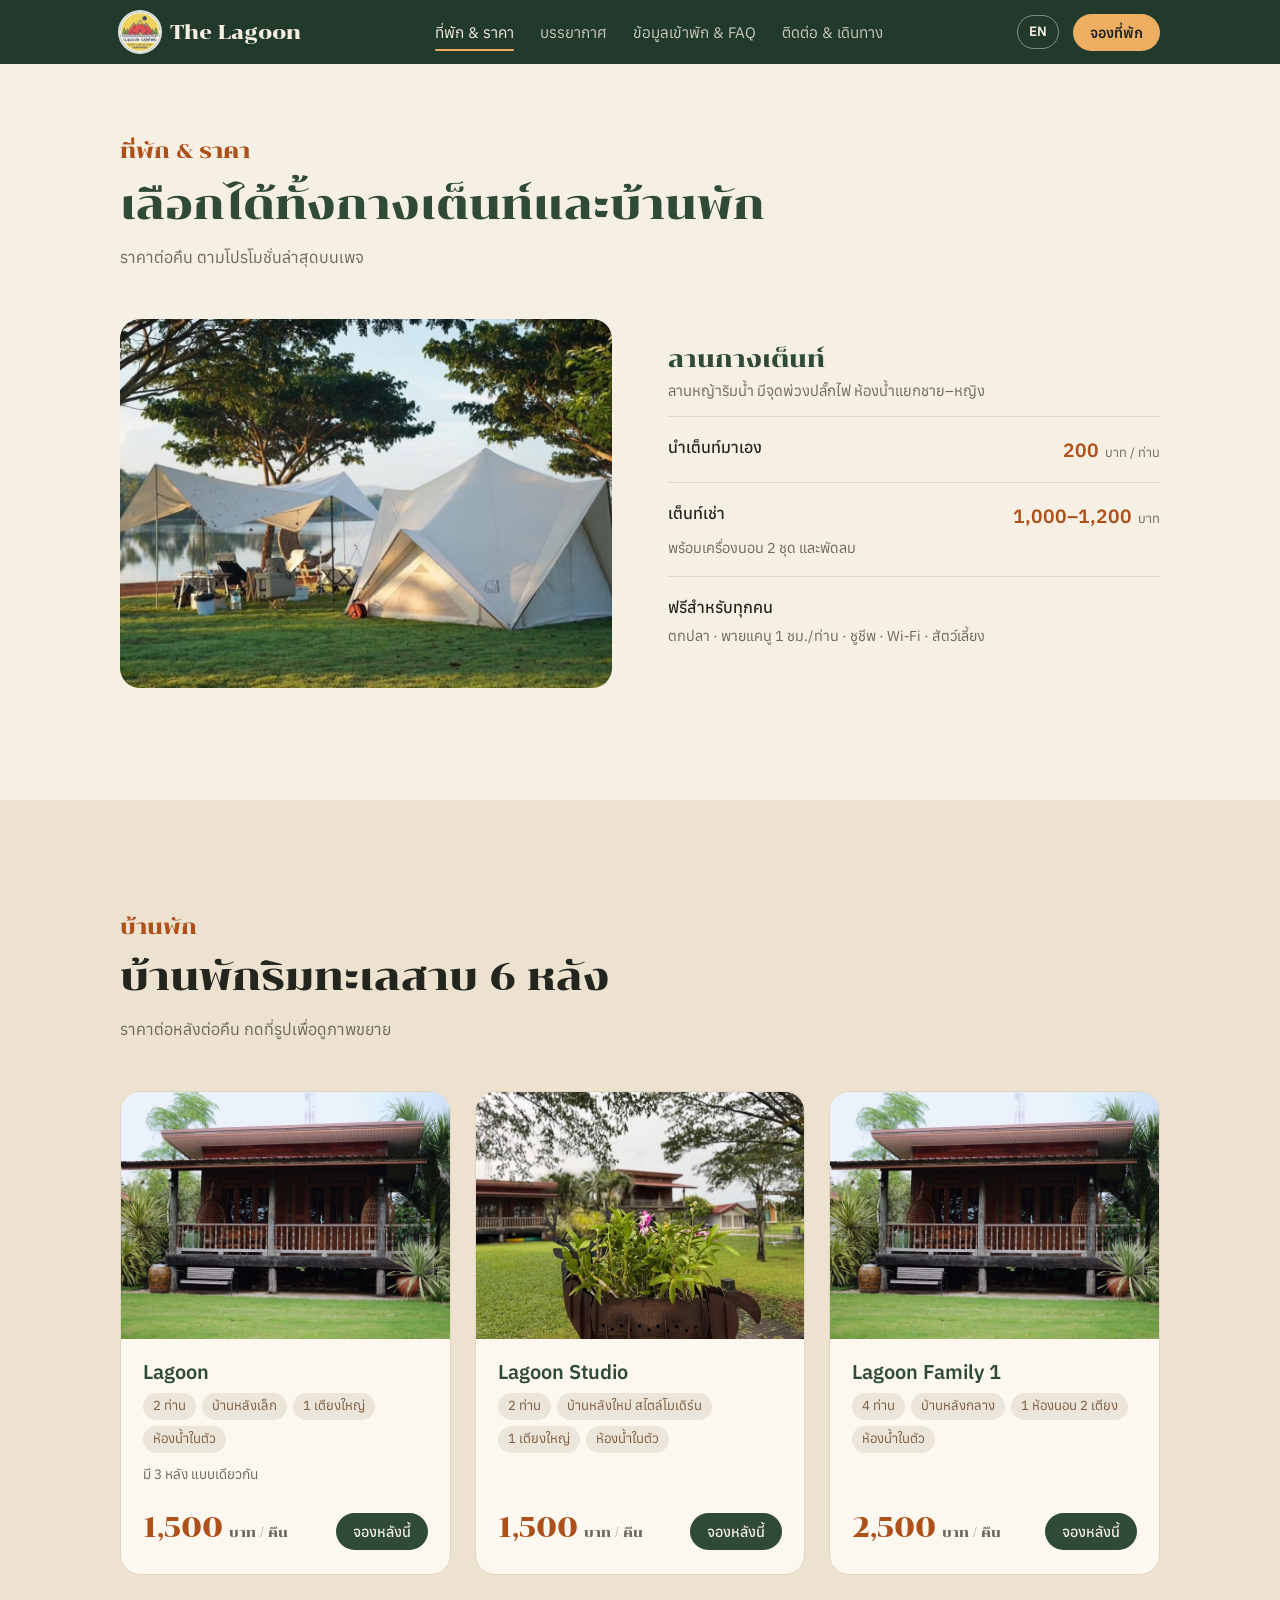
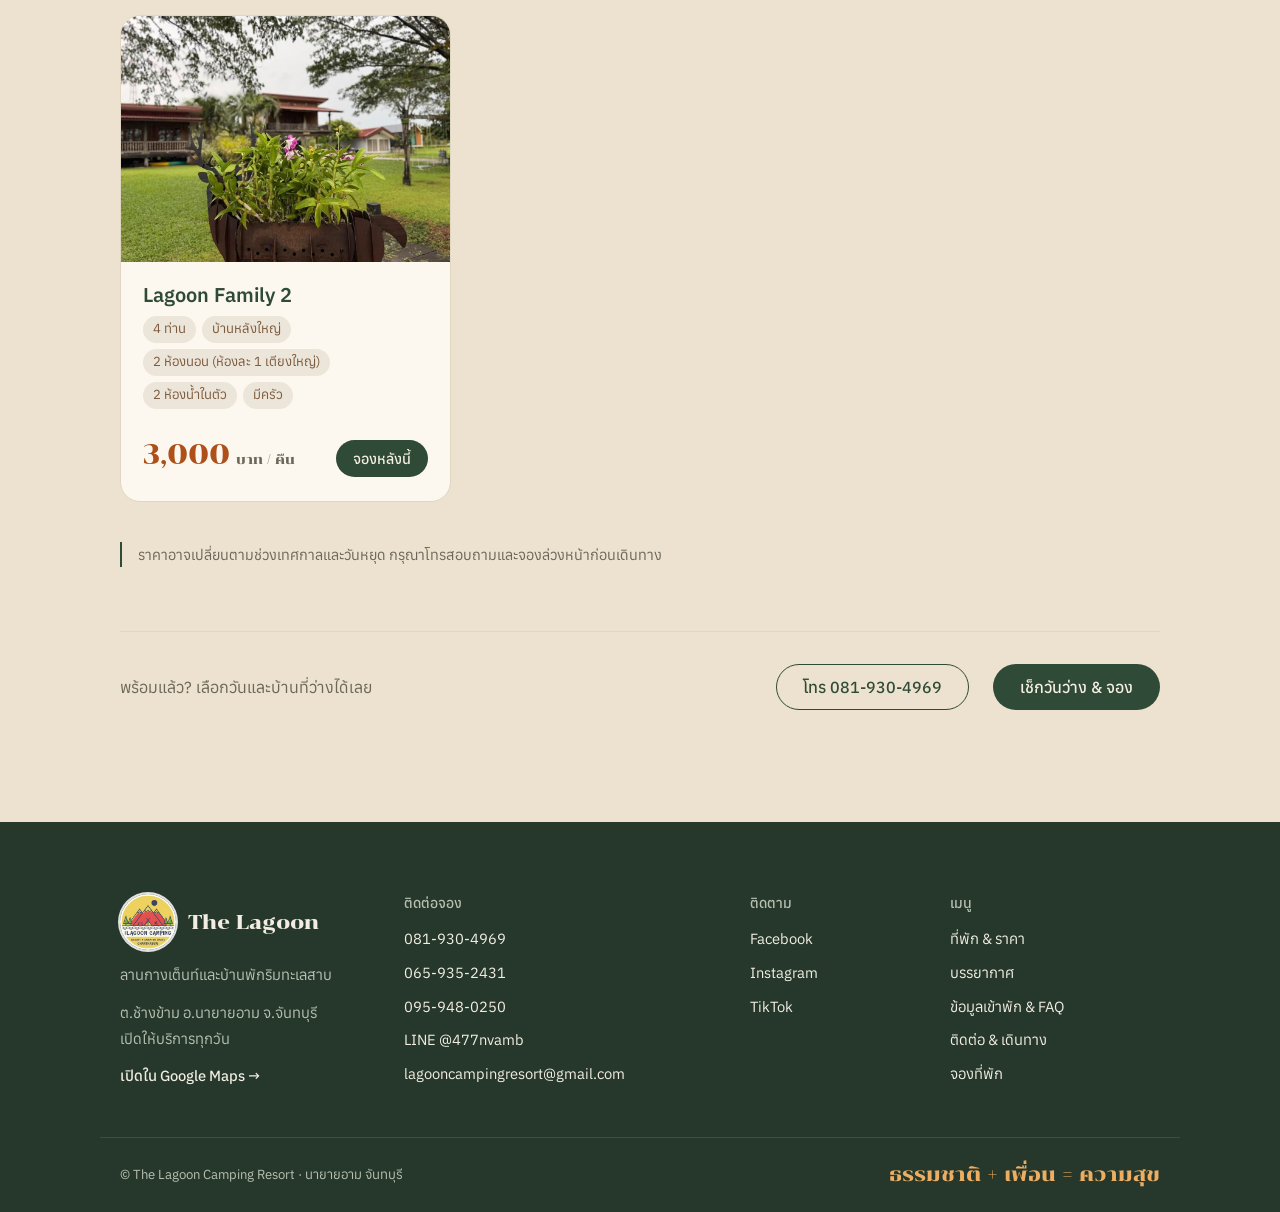
<file: rooms.html>
<!doctype html>
<html lang="th">
<head>
  <meta charset="utf-8">
  <meta name="viewport" content="width=device-width, initial-scale=1">
  <!-- ช่วงเทียบกับเว็บเก่า: ไม่ให้ Google เก็บหน้านี้ (ลบบรรทัดด้านล่างตอนจะใช้แทนเว็บเก่า) -->
  <meta name="robots" content="noindex">
  <title>ที่พัก &amp; ราคา | The Lagoon Camping Resort</title>
  <meta name="description" content="ราคาลานกางเต็นท์ 200 บาท/ท่าน และบ้านพักริมทะเลสาบ 6 หลัง เริ่ม 1,500 บาท/คืน ที่ The Lagoon Camping Resort นายายอาม จันทบุรี">
  <link rel="alternate" hreflang="th" href="https://lagooncamping.github.io/v2/rooms.html">
  <link rel="alternate" hreflang="en" href="https://lagooncamping.github.io/v2/en/rooms.html">
  <meta property="og:title" content="ที่พัก &amp; ราคา | The Lagoon Camping Resort">
  <meta property="og:image" content="https://lagooncamping.github.io/v2/img/houses.jpg">

  <link rel="icon" type="image/png" sizes="32x32" href="img/favicon-32.png">
  <link rel="icon" type="image/png" sizes="192x192" href="img/favicon-192.png">
  <link rel="apple-touch-icon" href="img/apple-touch-icon.png">
  <link rel="preconnect" href="https://fonts.googleapis.com">
  <link rel="preconnect" href="https://fonts.gstatic.com" crossorigin>
  <link rel="stylesheet" href="https://fonts.googleapis.com/css2?family=Anuphan:wght@300;400;500;600&family=Chonburi&display=swap">
  <link rel="stylesheet" href="css/style.css">
</head>
<body data-page="rooms" data-root="">
  <main class="page">
    <!-- ===== ลานกางเต็นท์ (ตัวเลขเติมจาก js/data.js) ===== -->
    <section id="camping" aria-labelledby="camp-h">
      <div class="wrap">
        <div class="head">
          <span class="eyebrow">ที่พัก &amp; ราคา</span>
          <h1>เลือกได้ทั้ง<span class="nw">กางเต็นท์</span><wbr>และ<span class="nw">บ้านพัก</span></h1>
          <p>ราคาต่อคืน ตามโปรโมชั่นล่าสุดบนเพจ</p>
        </div>
        <div class="camp">
          <img class="zoom" src="img/glamping.jpg" alt="เต็นท์ริมทะเลสาบยามเช้า" loading="lazy">
          <div class="board">
            <h2 id="camp-h">ลานกางเต็นท์</h2>
            <p class="sub">ลานหญ้าริมน้ำ มีจุดพ่วงปลั๊กไฟ ห้องน้ำแยกชาย–หญิง</p>
            <div class="row"><span class="name">นำเต็นท์มาเอง</span><span class="baht"><span data-fill="camping">200</span><small>บาท / ท่าน</small></span></div>
            <div class="row"><span class="name">เต็นท์เช่า</span><span class="baht"><span data-fill="rent">1,000–1,200</span><small>บาท</small></span><span class="detail">พร้อมเครื่องนอน 2 ชุด และพัดลม</span></div>
            <div class="row"><span class="name">ฟรีสำหรับทุกคน</span><span class="detail">ตกปลา · พายแคนู 1 ชม./ท่าน · ชูชีพ · Wi‑Fi · สัตว์เลี้ยง</span></div>
          </div>
        </div>
      </div>
    </section>

    <!-- ===== บ้านพัก (การ์ดสร้างโดย js/rooms.js จากข้อมูลใน js/data.js) ===== -->
    <section id="houses" class="band" aria-labelledby="houses-h">
      <div class="wrap">
        <div class="head">
          <span class="eyebrow">บ้านพัก</span>
          <h2 id="houses-h">บ้านพักริมทะเลสาบ 6 หลัง</h2>
          <p>ราคาต่อหลังต่อคืน กดที่รูปเพื่อดูภาพขยาย</p>
        </div>
        <div class="rooms" id="rooms"></div>
        <p class="note">ราคาอาจเปลี่ยนตามช่วงเทศกาลและวันหยุด กรุณาโทรสอบถามและจองล่วงหน้าก่อนเดินทาง</p>

        <div class="next">
          <p>พร้อมแล้ว? เลือกวันและบ้านที่ว่างได้เลย</p>
          <div class="btns">
            <a class="btn btn-outline" href="tel:+66819304969">โทร 081-930-4969</a>
            <a class="btn btn-primary" href="booking.html">เช็กวันว่าง &amp; จอง</a>
          </div>
        </div>
      </div>
    </section>
  </main>

  <script src="js/data.js"></script>
  <script src="js/layout.js"></script>
  <script src="js/rooms.js"></script>
  <script src="js/lightbox.js"></script>
</body>
</html>
</file>
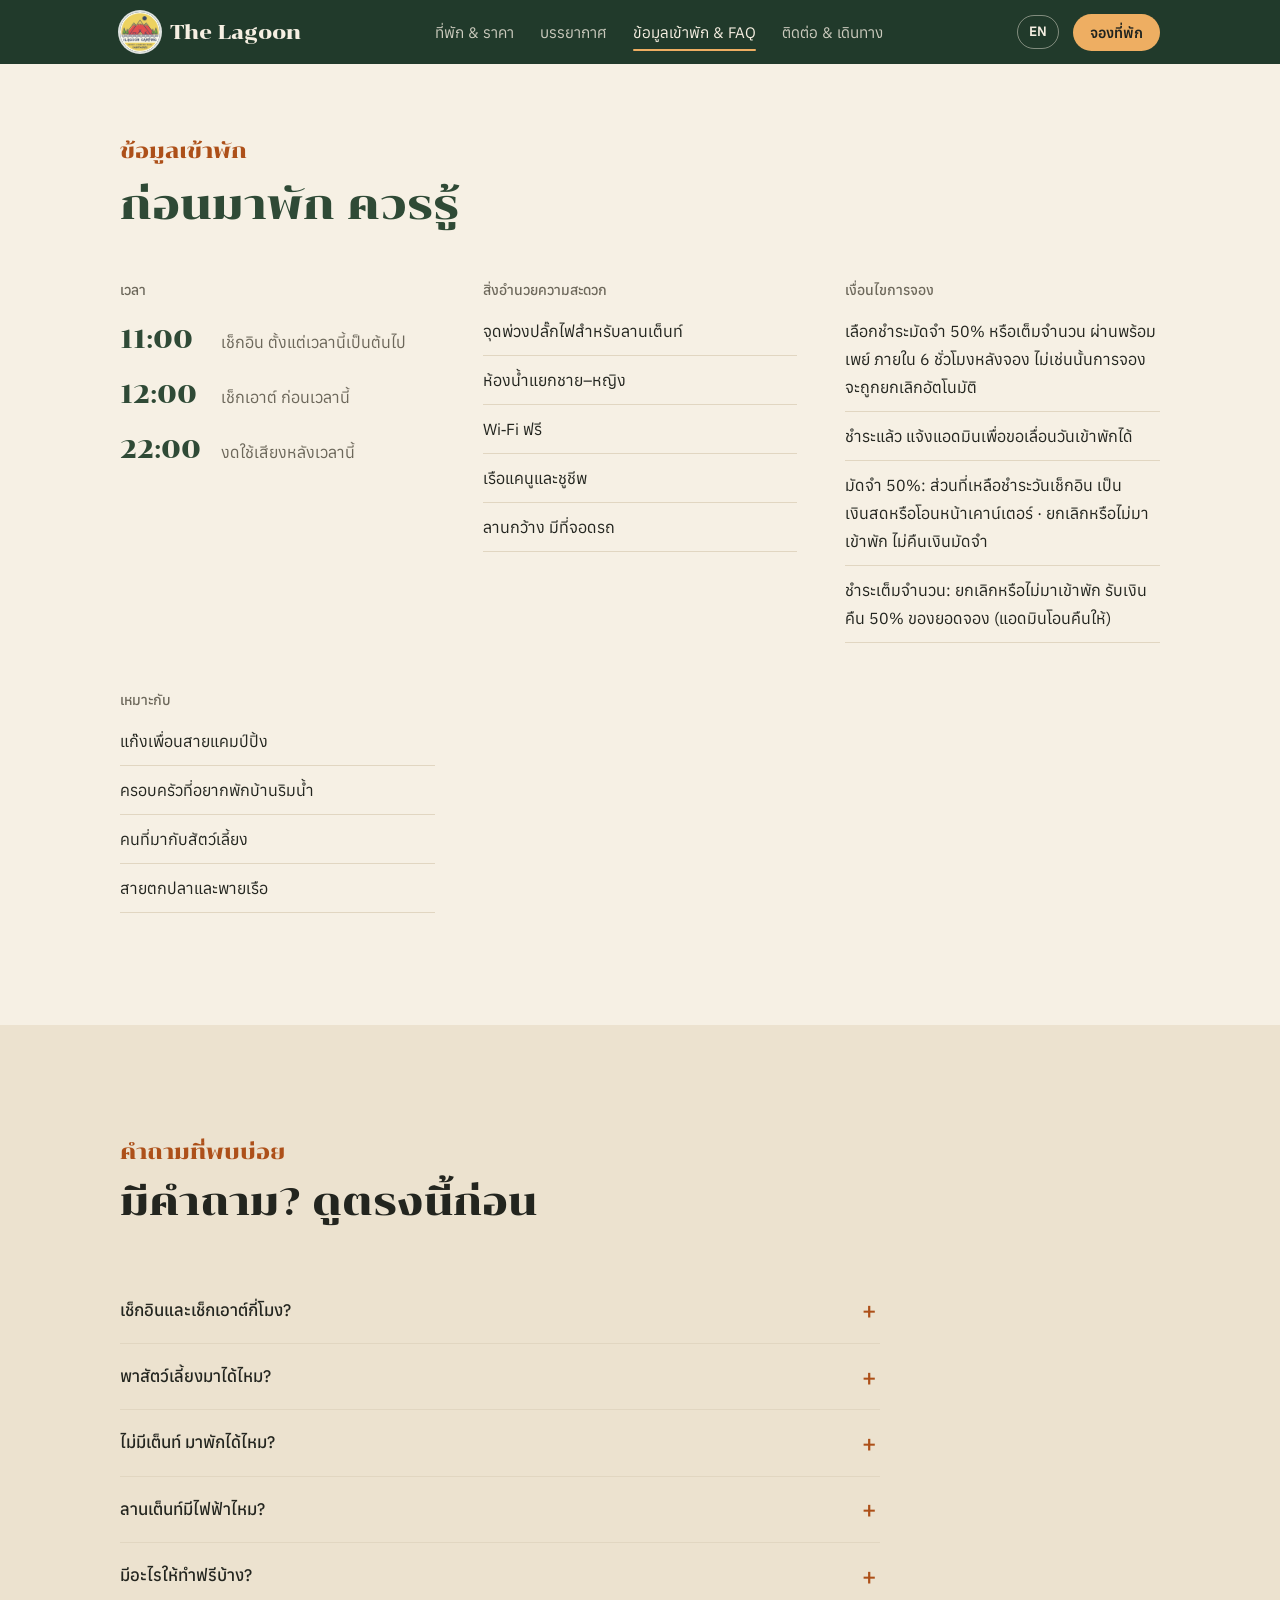
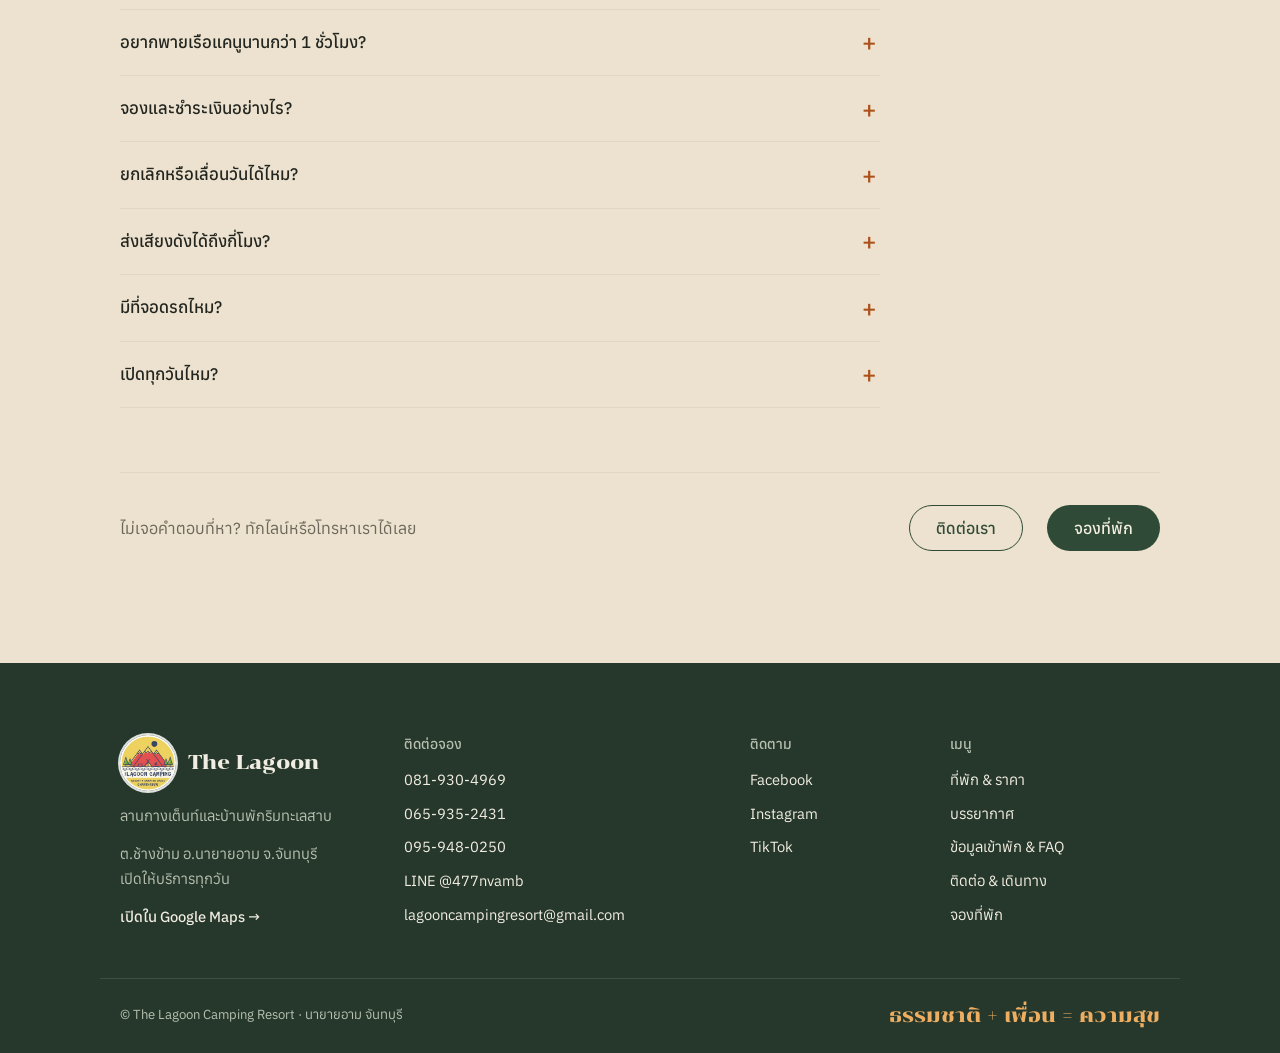
<file: stay.html>
<!doctype html>
<html lang="th">
<head>
  <meta charset="utf-8">
  <meta name="viewport" content="width=device-width, initial-scale=1">
  <!-- ช่วงเทียบกับเว็บเก่า: ไม่ให้ Google เก็บหน้านี้ (ลบบรรทัดด้านล่างตอนจะใช้แทนเว็บเก่า) -->
  <meta name="robots" content="noindex">
  <title>ข้อมูลเข้าพัก &amp; คำถามที่พบบ่อย | The Lagoon Camping Resort</title>
  <meta name="description" content="เวลาเช็กอิน เช็กเอาต์ สิ่งอำนวยความสะดวก เงื่อนไขการจอง และคำถามที่พบบ่อยของ The Lagoon Camping Resort นายายอาม จันทบุรี">
  <link rel="alternate" hreflang="th" href="https://lagooncamping.github.io/v2/stay.html">
  <link rel="alternate" hreflang="en" href="https://lagooncamping.github.io/v2/en/stay.html">
  <meta property="og:title" content="ข้อมูลเข้าพัก &amp; FAQ | The Lagoon Camping Resort">
  <meta property="og:image" content="https://lagooncamping.github.io/v2/img/tents-lawn.jpg">

  <link rel="icon" type="image/png" sizes="32x32" href="img/favicon-32.png">
  <link rel="icon" type="image/png" sizes="192x192" href="img/favicon-192.png">
  <link rel="apple-touch-icon" href="img/apple-touch-icon.png">
  <link rel="preconnect" href="https://fonts.googleapis.com">
  <link rel="preconnect" href="https://fonts.gstatic.com" crossorigin>
  <link rel="stylesheet" href="https://fonts.googleapis.com/css2?family=Anuphan:wght@300;400;500;600&family=Chonburi&display=swap">
  <link rel="stylesheet" href="css/style.css">
</head>
<body data-page="stay" data-root="">
  <main class="page">
    <section aria-labelledby="stay-h">
      <div class="wrap">
        <div class="head">
          <span class="eyebrow">ข้อมูลเข้าพัก</span>
          <h1 id="stay-h">ก่อนมาพัก ควรรู้</h1>
        </div>
        <div class="stay-grid">
          <div>
            <h2 class="label">เวลา</h2>
            <dl class="times">
              <dt>11:00</dt><dd>เช็กอิน ตั้งแต่เวลานี้เป็นต้นไป</dd>
              <dt>12:00</dt><dd>เช็กเอาต์ ก่อนเวลานี้</dd>
              <dt>22:00</dt><dd>งดใช้เสียงหลังเวลานี้</dd>
            </dl>
          </div>
          <div>
            <h2 class="label">สิ่งอำนวยความสะดวก</h2>
            <ul class="ticks">
              <li>จุดพ่วงปลั๊กไฟสำหรับลานเต็นท์</li>
              <li>ห้องน้ำแยกชาย–หญิง</li>
              <li>Wi‑Fi ฟรี</li>
              <li>เรือแคนูและชูชีพ</li>
              <li>ลานกว้าง มีที่จอดรถ</li>
            </ul>
          </div>
          <div>
            <h2 class="label">เงื่อนไขการจอง</h2>
            <ul class="ticks">
              <li>เลือกชำระมัดจำ 50% หรือเต็มจำนวน ผ่านพร้อมเพย์ ภายใน 6 ชั่วโมงหลังจอง ไม่เช่นนั้นการจองจะถูกยกเลิกอัตโนมัติ</li>
              <li>ชำระแล้ว แจ้งแอดมินเพื่อขอเลื่อนวันเข้าพักได้</li>
              <li>มัดจำ 50%: ส่วนที่เหลือชำระวันเช็กอิน เป็นเงินสดหรือโอนหน้าเคาน์เตอร์ · ยกเลิกหรือไม่มาเข้าพัก ไม่คืนเงินมัดจำ</li>
              <li>ชำระเต็มจำนวน: ยกเลิกหรือไม่มาเข้าพัก รับเงินคืน 50% ของยอดจอง (แอดมินโอนคืนให้)</li>
            </ul>
          </div>
          <div>
            <h2 class="label">เหมาะกับ</h2>
            <ul class="ticks">
              <li>แก๊งเพื่อนสายแคมป์ปิ้ง</li>
              <li>ครอบครัวที่อยากพักบ้านริมน้ำ</li>
              <li>คนที่มากับสัตว์เลี้ยง</li>
              <li>สายตกปลาและพายเรือ</li>
            </ul>
          </div>
        </div>
      </div>
    </section>

    <!-- ===== คำถามที่พบบ่อย (คำตอบมาจากข้อมูลที่เจ้าของยืนยันแล้วเท่านั้น) ===== -->
    <section id="faq" class="band" aria-labelledby="faq-h">
      <div class="wrap">
        <div class="head">
          <span class="eyebrow">คำถามที่พบบ่อย</span>
          <h2 id="faq-h">มีคำถาม? ดูตรงนี้ก่อน</h2>
        </div>
        <div class="faq">
          <details>
            <summary>เช็กอินและเช็กเอาต์กี่โมง?</summary>
            <p>เช็กอินได้ตั้งแต่ 11:00 น. และเช็กเอาต์ก่อน 12:00 น.</p>
          </details>
          <details>
            <summary>พาสัตว์เลี้ยงมาได้ไหม?</summary>
            <p>ได้เลย น้องหมาน้องแมวพักฟรี ไม่มีค่าใช้จ่ายเพิ่ม</p>
          </details>
          <details>
            <summary>ไม่มีเต็นท์ มาพักได้ไหม?</summary>
            <p>ได้ มีเต็นท์ให้เช่า ราคา 1,000–1,200 บาท พร้อมเครื่องนอน 2 ชุดและพัดลม หรือเลือกพักบ้านพักก็ได้ (เริ่ม 1,500 บาท/คืน)</p>
          </details>
          <details>
            <summary>ลานเต็นท์มีไฟฟ้าไหม?</summary>
            <p>มีจุดพ่วงปลั๊กไฟสำหรับลานเต็นท์</p>
          </details>
          <details>
            <summary>มีอะไรให้ทำฟรีบ้าง?</summary>
            <p>ตกปลาริมทะเลสาบ พายเรือแคนูฟรี 1 ชั่วโมงต่อท่าน มีชูชีพให้ และมี Wi‑Fi ฟรี</p>
          </details>
          <details>
            <summary>อยากพายเรือแคนูนานกว่า 1 ชั่วโมง?</summary>
            <p>ได้ ชั่วโมงแรกฟรี ชั่วโมงถัดไปคิด 100 บาท ต่อชั่วโมงต่อท่าน</p>
          </details>
          <details>
            <summary>จองและชำระเงินอย่างไร?</summary>
            <p>เลือกวันและบ้านที่ว่างในหน้า <a href="booking.html">จองที่พัก</a> แล้วเลือกชำระมัดจำ 50% หรือเต็มจำนวน ผ่าน QR พร้อมเพย์ภายใน 6 ชั่วโมง จากนั้นส่งสลิปทาง LINE หรือโทรจองที่ 081-930-4969 ก็ได้</p>
          </details>
          <details>
            <summary>ยกเลิกหรือเลื่อนวันได้ไหม?</summary>
            <p>ชำระแล้วแจ้งแอดมินเพื่อขอเลื่อนวันได้ ถ้ายกเลิกหรือไม่มาเข้าพัก: แบบมัดจำ 50% ไม่คืนเงินมัดจำ · แบบชำระเต็มจำนวน รับเงินคืน 50% ของยอดจอง</p>
          </details>
          <details>
            <summary>ส่งเสียงดังได้ถึงกี่โมง?</summary>
            <p>ขอความร่วมมืองดใช้เสียงหลัง 22:00 น. เพื่อให้แขกทุกคนได้พักผ่อน</p>
          </details>
          <details>
            <summary>มีที่จอดรถไหม?</summary>
            <p>มี เป็นลานกว้าง สายเต็นท์หลังคารถก็มาจอดกางได้</p>
          </details>
          <details>
            <summary>เปิดทุกวันไหม?</summary>
            <p>เปิดให้บริการทุกวัน แนะนำให้จองหรือโทรแจ้งก่อนเดินทาง โดยเฉพาะวันหยุดยาว</p>
          </details>
        </div>

        <div class="next">
          <p>ไม่เจอคำตอบที่หา? ทักไลน์หรือโทรหาเราได้เลย</p>
          <div class="btns">
            <a class="btn btn-outline" href="contact.html">ติดต่อเรา</a>
            <a class="btn btn-primary" href="booking.html">จองที่พัก</a>
          </div>
        </div>
      </div>
    </section>
  </main>

  <script src="js/data.js"></script>
  <script src="js/layout.js"></script>
</body>
</html>
</file>
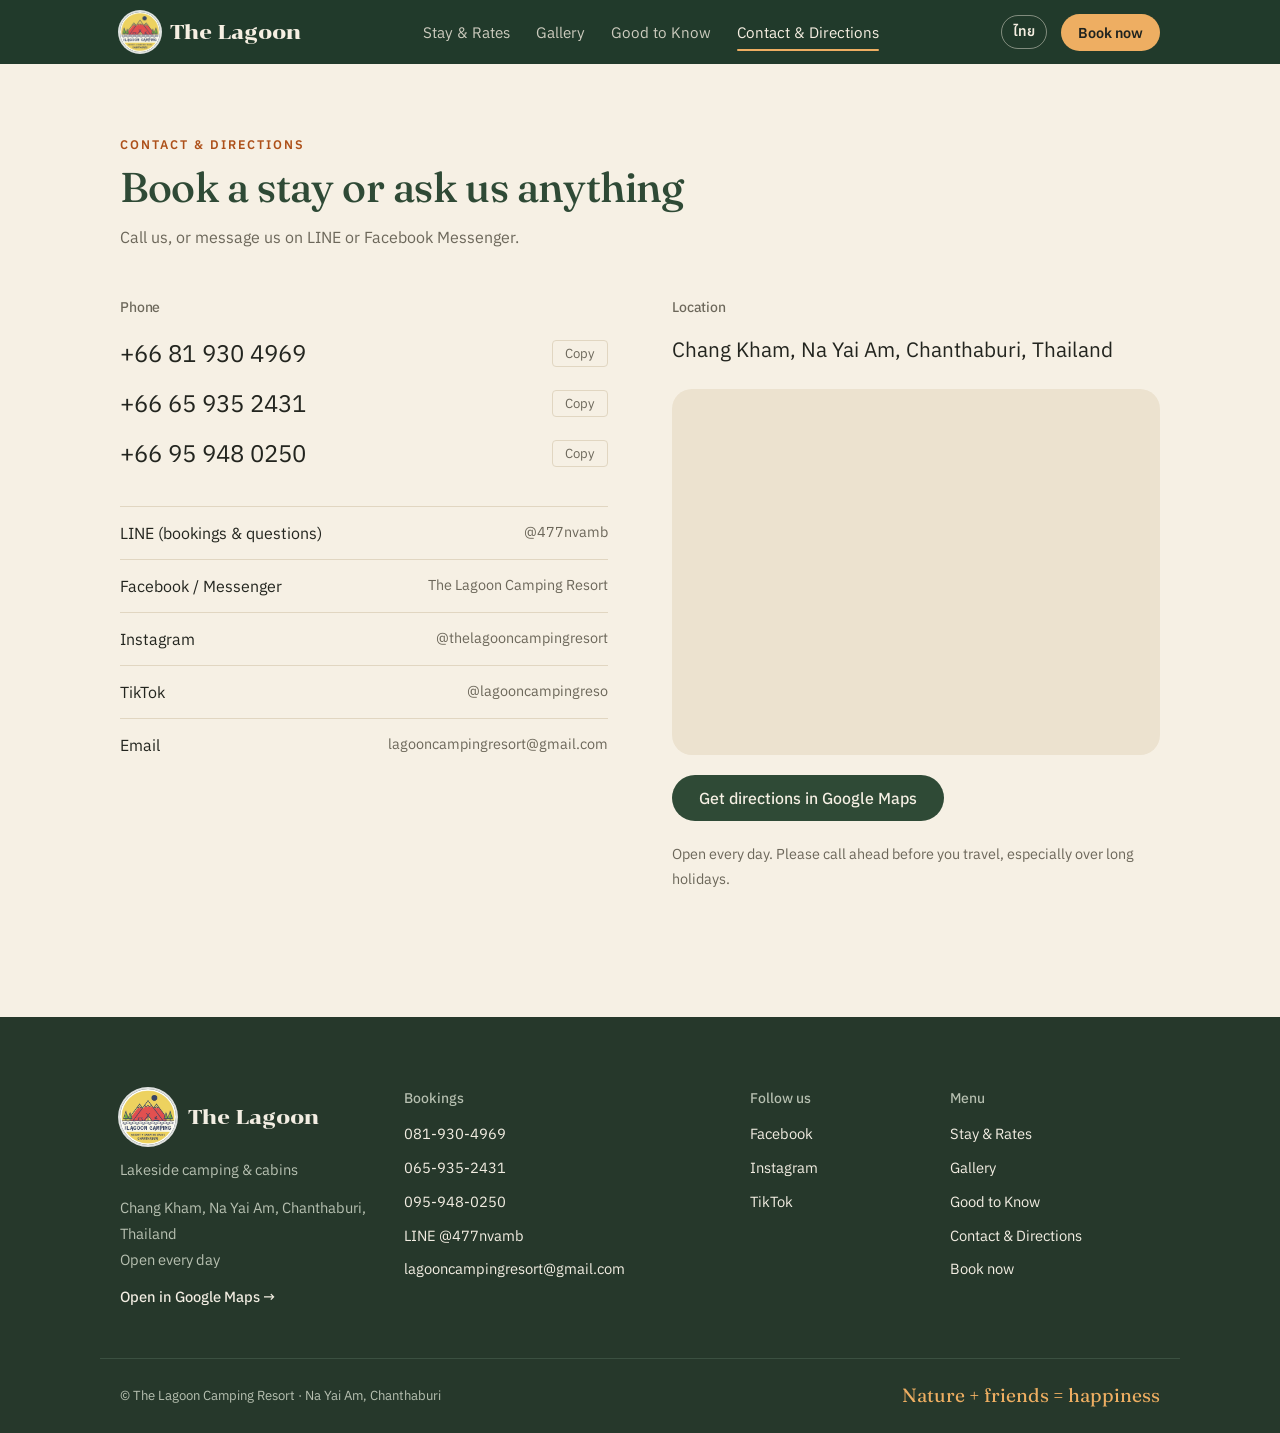
<file: en/contact.html>
<!doctype html>
<html lang="en">
<head>
  <meta charset="utf-8">
  <meta name="viewport" content="width=device-width, initial-scale=1">
  <!-- ช่วงเทียบกับเว็บเก่า: ไม่ให้ Google เก็บหน้านี้ (ลบบรรทัดด้านล่างตอนจะใช้แทนเว็บเก่า) -->
  <meta name="robots" content="noindex">
  <title>Contact &amp; Directions | The Lagoon Camping Resort</title>
  <meta name="description" content="Contact The Lagoon Camping Resort: call +66 81 930 4969, LINE @477nvamb. Map and directions to Chang Kham, Na Yai Am, Chanthaburi.">
  <link rel="alternate" hreflang="th" href="https://lagooncamping.github.io/v2/contact.html">
  <link rel="alternate" hreflang="en" href="https://lagooncamping.github.io/v2/en/contact.html">
  <meta property="og:title" content="Contact &amp; Directions | The Lagoon Camping Resort">
  <meta property="og:image" content="https://lagooncamping.github.io/v2/img/lake-view.jpg">

  <link rel="icon" type="image/png" sizes="32x32" href="../img/favicon-32.png">
  <link rel="icon" type="image/png" sizes="192x192" href="../img/favicon-192.png">
  <link rel="apple-touch-icon" href="../img/apple-touch-icon.png">
  <link rel="preconnect" href="https://fonts.googleapis.com">
  <link rel="preconnect" href="https://fonts.gstatic.com" crossorigin>
  <link rel="stylesheet" href="https://fonts.googleapis.com/css2?family=Anuphan:wght@300;400;500;600&family=Chonburi&family=Fraunces:ital,opsz,wght@0,9..144,400..600;1,9..144,400&display=swap">
  <link rel="stylesheet" href="../css/style.css">
</head>
<body data-page="contact" data-root="../">
  <main class="page">
    <section>
      <div class="wrap">
        <div class="head">
          <span class="eyebrow">Contact &amp; directions</span>
          <h1>Book a stay or ask us anything</h1>
          <p>Call us, or message us on LINE or Facebook Messenger.</p>
        </div>
        <div class="contact-grid">
          <div class="card">
            <h2 class="label">Phone</h2>
            <ul class="phones">
              <li><a href="tel:+66819304969">+66 81 930 4969</a><button class="copy" data-copy="+66819304969" type="button">Copy</button></li>
              <li><a href="tel:+66659352431">+66 65 935 2431</a><button class="copy" data-copy="+66659352431" type="button">Copy</button></li>
              <li><a href="tel:+66959480250">+66 95 948 0250</a><button class="copy" data-copy="+66959480250" type="button">Copy</button></li>
            </ul>
            <div class="socials">
              <a href="https://line.me/R/ti/p/@477nvamb" target="_blank" rel="noopener"><span>LINE (bookings &amp; questions)</span><span>@477nvamb</span></a>
              <a href="https://www.facebook.com/TheLagoonCampingResort" target="_blank" rel="noopener"><span>Facebook / Messenger</span><span>The Lagoon Camping Resort</span></a>
              <a href="https://www.instagram.com/thelagooncampingresort" target="_blank" rel="noopener"><span>Instagram</span><span>@thelagooncampingresort</span></a>
              <a href="https://www.tiktok.com/@lagooncampingreso" target="_blank" rel="noopener"><span>TikTok</span><span>@lagooncampingreso</span></a>
              <a href="mailto:lagooncampingresort@gmail.com"><span>Email</span><span>lagooncampingresort@gmail.com</span></a>
            </div>
          </div>
          <div class="card">
            <h2 class="label">Location</h2>
            <p class="address">Chang Kham, Na Yai Am, Chanthaburi, Thailand</p>
            <iframe class="map-embed" title="Map of The Lagoon Camping Resort" loading="lazy" referrerpolicy="no-referrer-when-downgrade"
              src="https://www.google.com/maps?q=The+Lagoon+Camping+Resort+Na+Yai+Am+Chanthaburi&amp;hl=en&amp;output=embed"></iframe>
            <div class="btns">
              <a class="btn btn-primary" href="https://goo.gl/maps/8mGhpGAEaRzAJNGq6" target="_blank" rel="noopener">Get directions in Google Maps</a>
            </div>
            <p class="hint">Open every day. Please call ahead before you travel, especially over long holidays.</p>
          </div>
        </div>
      </div>
    </section>
  </main>

  <script src="../js/data.js"></script>
  <script src="../js/layout.js"></script>
</body>
</html>
</file>
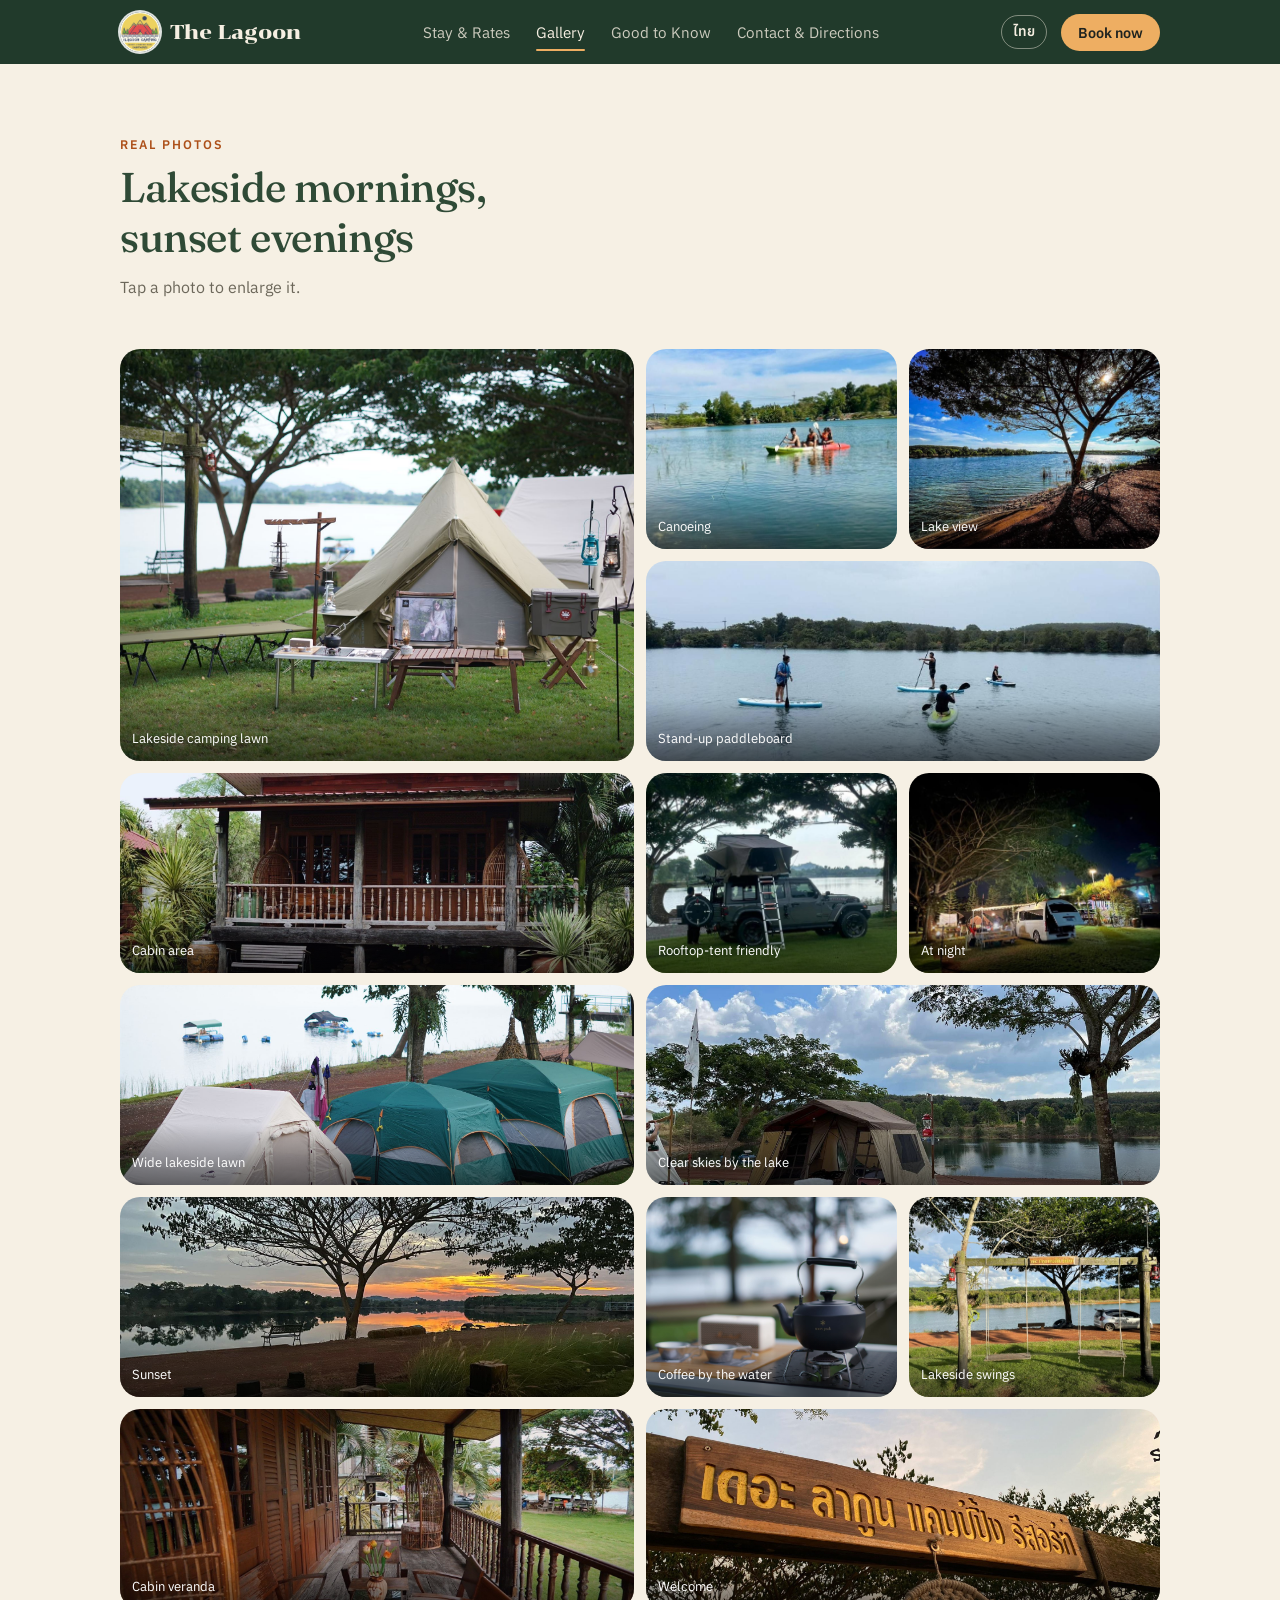
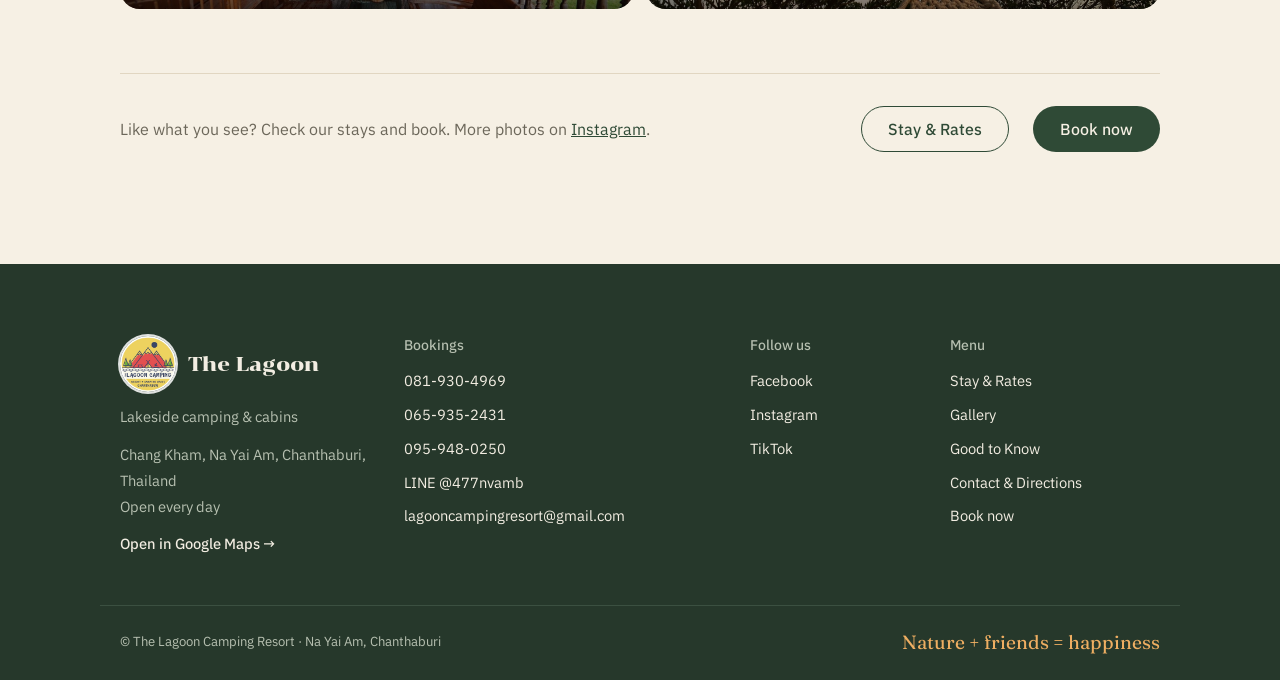
<file: en/gallery.html>
<!doctype html>
<html lang="en">
<head>
  <meta charset="utf-8">
  <meta name="viewport" content="width=device-width, initial-scale=1">
  <!-- ช่วงเทียบกับเว็บเก่า: ไม่ให้ Google เก็บหน้านี้ (ลบบรรทัดด้านล่างตอนจะใช้แทนเว็บเก่า) -->
  <meta name="robots" content="noindex">
  <title>Gallery | The Lagoon Camping Resort</title>
  <meta name="description" content="Real photos of The Lagoon Camping Resort — lakeside camping and cabins in Na Yai Am, Chanthaburi, Thailand.">
  <link rel="alternate" hreflang="th" href="https://lagooncamping.github.io/v2/gallery.html">
  <link rel="alternate" hreflang="en" href="https://lagooncamping.github.io/v2/en/gallery.html">
  <meta property="og:title" content="Gallery | The Lagoon Camping Resort">
  <meta property="og:image" content="https://lagooncamping.github.io/v2/img/bell-tent.jpg">

  <link rel="icon" type="image/png" sizes="32x32" href="../img/favicon-32.png">
  <link rel="icon" type="image/png" sizes="192x192" href="../img/favicon-192.png">
  <link rel="apple-touch-icon" href="../img/apple-touch-icon.png">
  <link rel="preconnect" href="https://fonts.googleapis.com">
  <link rel="preconnect" href="https://fonts.gstatic.com" crossorigin>
  <link rel="stylesheet" href="https://fonts.googleapis.com/css2?family=Anuphan:wght@300;400;500;600&family=Chonburi&family=Fraunces:ital,opsz,wght@0,9..144,400..600;1,9..144,400&display=swap">
  <link rel="stylesheet" href="../css/style.css">
</head>
<body data-page="gallery" data-root="../">
  <main class="page">
    <section>
      <div class="wrap">
        <div class="head">
          <span class="eyebrow">Real photos</span>
          <h1>Lakeside mornings, sunset evenings</h1>
          <p>Tap a photo to enlarge it.</p>
        </div>
        <div class="gallery">
          <figure class="big"><img src="../img/bell-tent.jpg" alt="A bell tent with a table and lantern by the lake" loading="lazy"><figcaption>Lakeside camping lawn</figcaption></figure>
          <figure><img src="../img/kayak.jpg" alt="Canoeing on the lake" loading="lazy"><figcaption>Canoeing</figcaption></figure>
          <figure><img src="../img/lake-view.jpg" alt="Clear lake water under big shady trees" loading="lazy"><figcaption>Lake view</figcaption></figure>
          <figure class="wide"><img src="../img/sup.jpg" alt="Stand-up paddleboarding on the lake" loading="lazy"><figcaption>Stand-up paddleboard</figcaption></figure>
          <figure class="wide"><img src="../img/houses.jpg" alt="Raised wooden cabins in a garden" loading="lazy"><figcaption>Cabin area</figcaption></figure>
          <figure><img src="../img/rooftop.jpg" alt="A car with a rooftop tent parked by the lake" loading="lazy"><figcaption>Rooftop-tent friendly</figcaption></figure>
          <figure><img src="../img/night.jpg" alt="The campground lit up at night" loading="lazy"><figcaption>At night</figcaption></figure>
          <figure class="wide"><img src="../img/tent-field.jpg" alt="Several tents on a lakeside lawn" loading="lazy"><figcaption>Wide lakeside lawn</figcaption></figure>
          <figure class="wide"><img src="../img/tents-lawn.jpg" alt="Tents by the lake under a clear sky" loading="lazy"><figcaption>Clear skies by the lake</figcaption></figure>
          <figure class="wide"><img src="../img/sunset.jpg" alt="Sunset reflected on the lake" loading="lazy"><figcaption>Sunset</figcaption></figure>
          <figure><img src="../img/kettle.jpg" alt="A kettle on a camp table with the lake behind" loading="lazy"><figcaption>Coffee by the water</figcaption></figure>
          <figure><img src="../img/swings.jpg" alt="Wooden swings by the lake" loading="lazy"><figcaption>Lakeside swings</figcaption></figure>
          <figure class="wide"><img src="../img/house-veranda.jpg" alt="A wooden cabin veranda overlooking the lawn" loading="lazy"><figcaption>Cabin veranda</figcaption></figure>
          <figure class="wide"><img src="../img/sign.jpg" alt="Wooden sign reading The Lagoon Camping Resort" loading="lazy"><figcaption>Welcome</figcaption></figure>
        </div>

        <div class="next">
          <p>Like what you see? Check our stays and book. More photos on <a href="https://www.instagram.com/thelagooncampingresort" target="_blank" rel="noopener">Instagram</a>.</p>
          <div class="btns">
            <a class="btn btn-outline" href="rooms.html">Stay &amp; Rates</a>
            <a class="btn btn-primary" href="booking.html">Book now</a>
          </div>
        </div>
      </div>
    </section>
  </main>

  <script src="../js/data.js"></script>
  <script src="../js/layout.js"></script>
  <script src="../js/lightbox.js"></script>
</body>
</html>
</file>
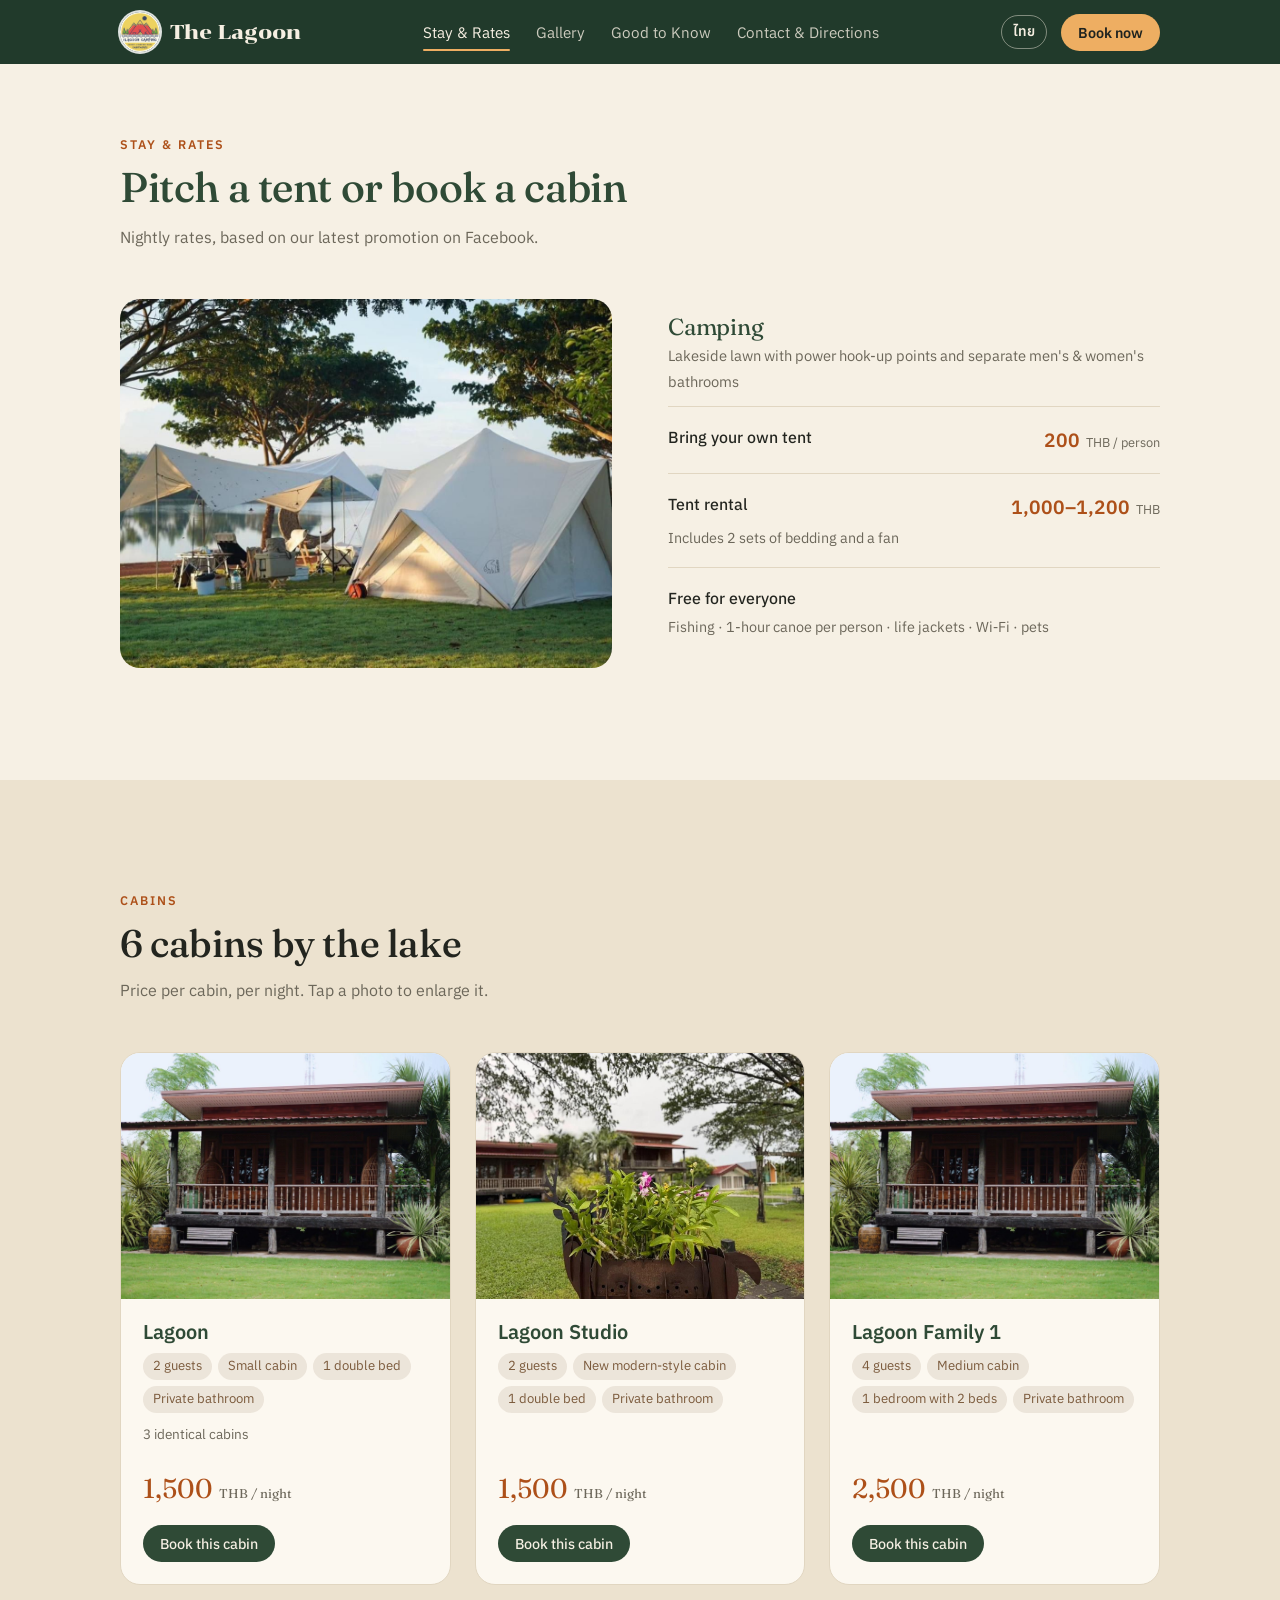
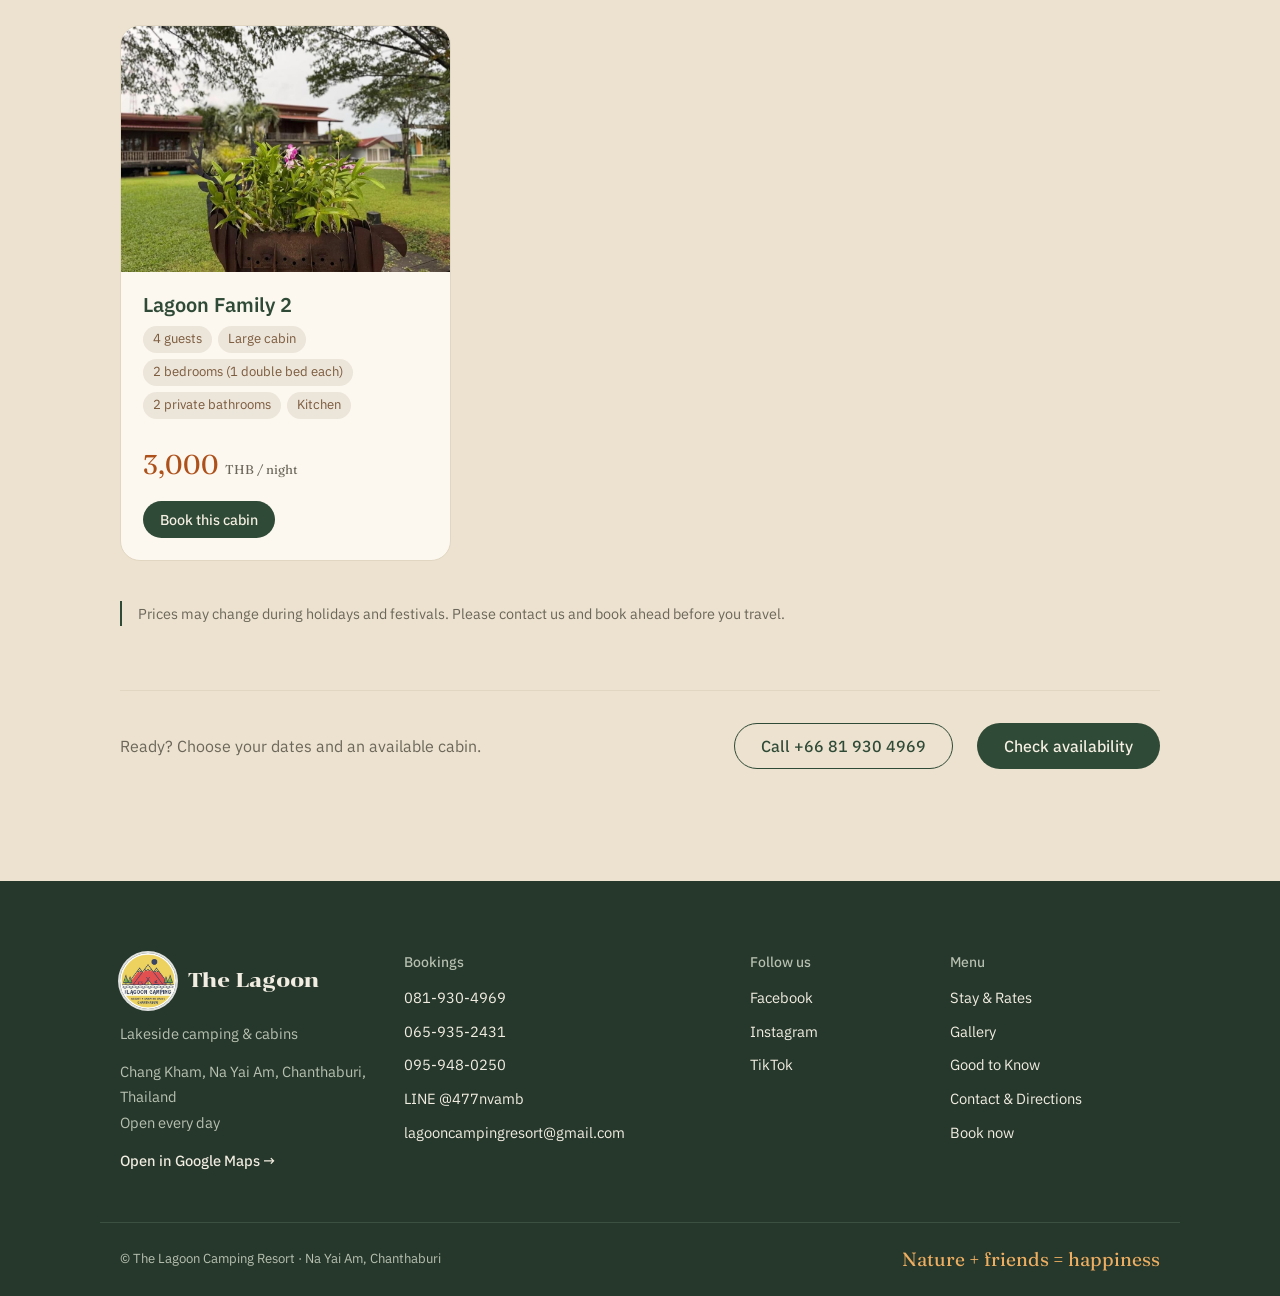
<file: en/rooms.html>
<!doctype html>
<html lang="en">
<head>
  <meta charset="utf-8">
  <meta name="viewport" content="width=device-width, initial-scale=1">
  <!-- ช่วงเทียบกับเว็บเก่า: ไม่ให้ Google เก็บหน้านี้ (ลบบรรทัดด้านล่างตอนจะใช้แทนเว็บเก่า) -->
  <meta name="robots" content="noindex">
  <title>Stay &amp; Rates | The Lagoon Camping Resort</title>
  <meta name="description" content="Camping from 200 THB per person and 6 lakeside cabins from 1,500 THB per night at The Lagoon Camping Resort, Na Yai Am, Chanthaburi.">
  <link rel="alternate" hreflang="th" href="https://lagooncamping.github.io/v2/rooms.html">
  <link rel="alternate" hreflang="en" href="https://lagooncamping.github.io/v2/en/rooms.html">
  <meta property="og:title" content="Stay &amp; Rates | The Lagoon Camping Resort">
  <meta property="og:image" content="https://lagooncamping.github.io/v2/img/houses.jpg">

  <link rel="icon" type="image/png" sizes="32x32" href="../img/favicon-32.png">
  <link rel="icon" type="image/png" sizes="192x192" href="../img/favicon-192.png">
  <link rel="apple-touch-icon" href="../img/apple-touch-icon.png">
  <link rel="preconnect" href="https://fonts.googleapis.com">
  <link rel="preconnect" href="https://fonts.gstatic.com" crossorigin>
  <link rel="stylesheet" href="https://fonts.googleapis.com/css2?family=Anuphan:wght@300;400;500;600&family=Chonburi&family=Fraunces:ital,opsz,wght@0,9..144,400..600;1,9..144,400&display=swap">
  <link rel="stylesheet" href="../css/style.css">
</head>
<body data-page="rooms" data-root="../">
  <main class="page">
    <section id="camping" aria-labelledby="camp-h">
      <div class="wrap">
        <div class="head">
          <span class="eyebrow">Stay &amp; Rates</span>
          <h1>Pitch a tent or book a cabin</h1>
          <p>Nightly rates, based on our latest promotion on Facebook.</p>
        </div>
        <div class="camp">
          <img class="zoom" src="../img/glamping.jpg" alt="Tents by the lake in the morning" loading="lazy">
          <div class="board">
            <h2 id="camp-h">Camping</h2>
            <p class="sub">Lakeside lawn with power hook-up points and separate men's &amp; women's bathrooms</p>
            <div class="row"><span class="name">Bring your own tent</span><span class="baht"><span data-fill="camping">200</span><small>THB / person</small></span></div>
            <div class="row"><span class="name">Tent rental</span><span class="baht"><span data-fill="rent">1,000–1,200</span><small>THB</small></span><span class="detail">Includes 2 sets of bedding and a fan</span></div>
            <div class="row"><span class="name">Free for everyone</span><span class="detail">Fishing · 1-hour canoe per person · life jackets · Wi‑Fi · pets</span></div>
          </div>
        </div>
      </div>
    </section>

    <section id="houses" class="band" aria-labelledby="houses-h">
      <div class="wrap">
        <div class="head">
          <span class="eyebrow">Cabins</span>
          <h2 id="houses-h">6 cabins by the lake</h2>
          <p>Price per cabin, per night. Tap a photo to enlarge it.</p>
        </div>
        <div class="rooms" id="rooms"></div>
        <p class="note">Prices may change during holidays and festivals. Please contact us and book ahead before you travel.</p>

        <div class="next">
          <p>Ready? Choose your dates and an available cabin.</p>
          <div class="btns">
            <a class="btn btn-outline" href="tel:+66819304969">Call +66 81 930 4969</a>
            <a class="btn btn-primary" href="booking.html">Check availability</a>
          </div>
        </div>
      </div>
    </section>
  </main>

  <script src="../js/data.js"></script>
  <script src="../js/layout.js"></script>
  <script src="../js/rooms.js"></script>
  <script src="../js/lightbox.js"></script>
</body>
</html>
</file>
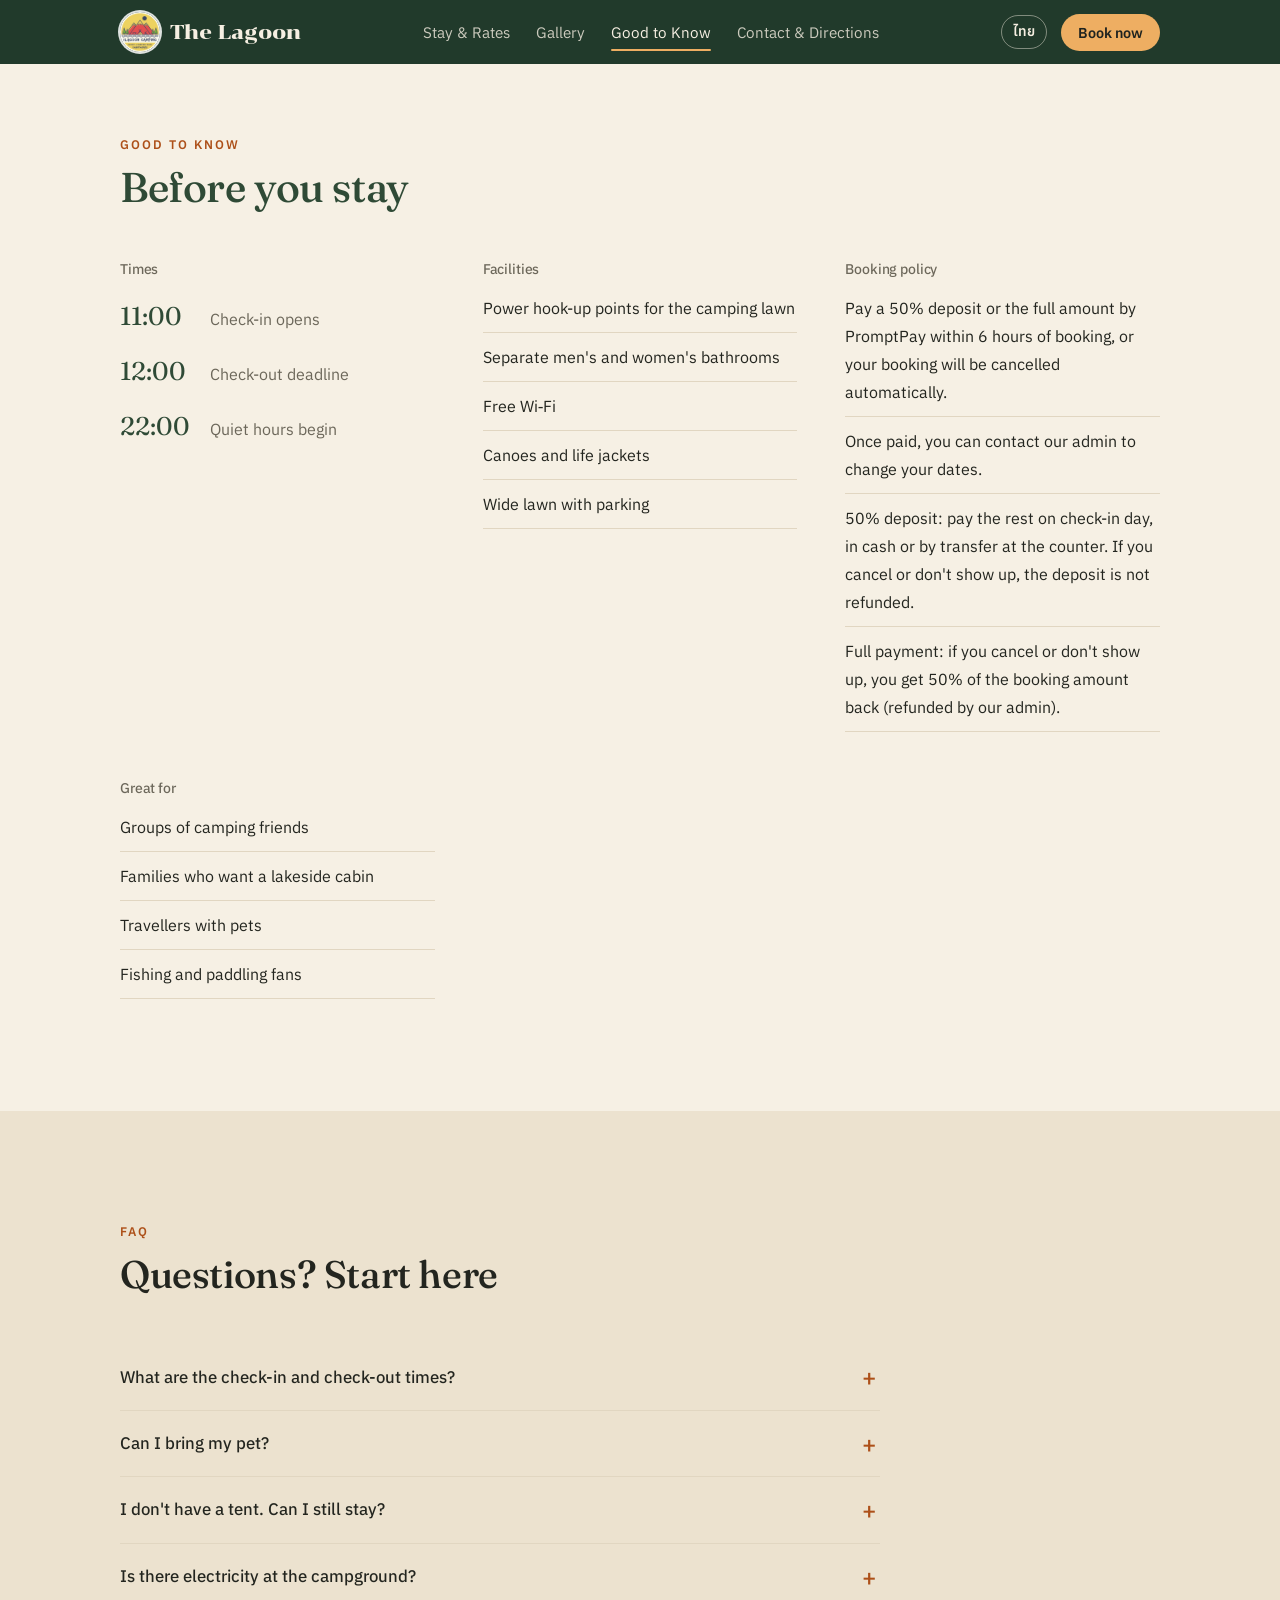
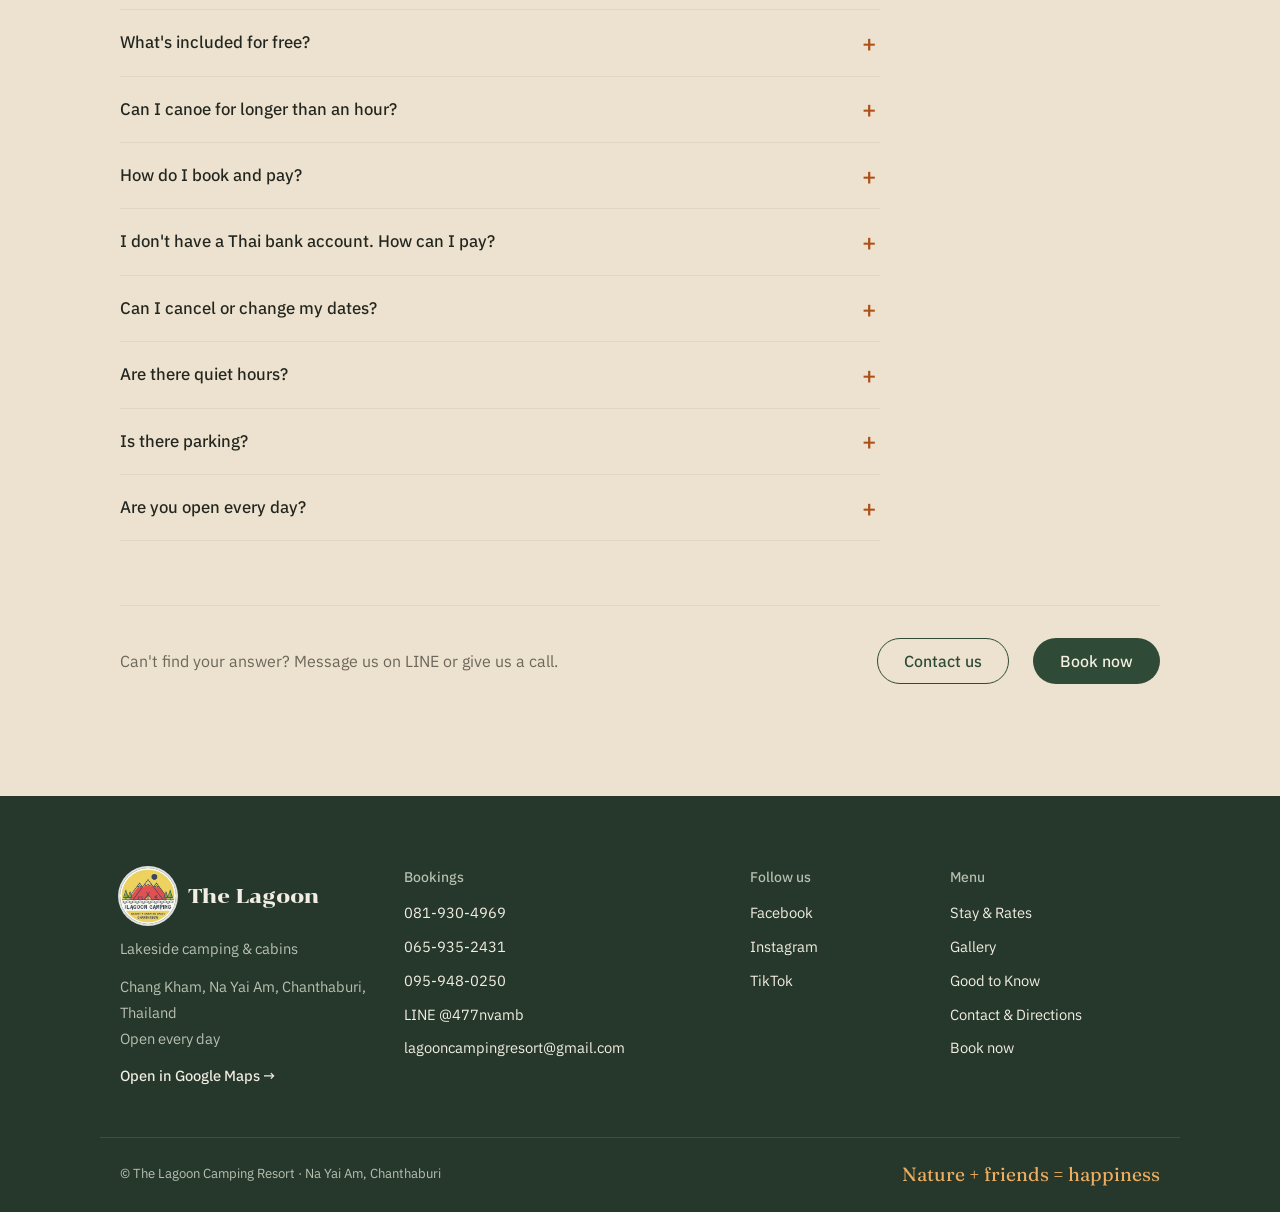
<file: en/stay.html>
<!doctype html>
<html lang="en">
<head>
  <meta charset="utf-8">
  <meta name="viewport" content="width=device-width, initial-scale=1">
  <!-- ช่วงเทียบกับเว็บเก่า: ไม่ให้ Google เก็บหน้านี้ (ลบบรรทัดด้านล่างตอนจะใช้แทนเว็บเก่า) -->
  <meta name="robots" content="noindex">
  <title>Good to Know &amp; FAQ | The Lagoon Camping Resort</title>
  <meta name="description" content="Check-in and check-out times, facilities, booking policy and frequently asked questions for The Lagoon Camping Resort, Na Yai Am, Chanthaburi.">
  <link rel="alternate" hreflang="th" href="https://lagooncamping.github.io/v2/stay.html">
  <link rel="alternate" hreflang="en" href="https://lagooncamping.github.io/v2/en/stay.html">
  <meta property="og:title" content="Good to Know &amp; FAQ | The Lagoon Camping Resort">
  <meta property="og:image" content="https://lagooncamping.github.io/v2/img/tents-lawn.jpg">

  <link rel="icon" type="image/png" sizes="32x32" href="../img/favicon-32.png">
  <link rel="icon" type="image/png" sizes="192x192" href="../img/favicon-192.png">
  <link rel="apple-touch-icon" href="../img/apple-touch-icon.png">
  <link rel="preconnect" href="https://fonts.googleapis.com">
  <link rel="preconnect" href="https://fonts.gstatic.com" crossorigin>
  <link rel="stylesheet" href="https://fonts.googleapis.com/css2?family=Anuphan:wght@300;400;500;600&family=Chonburi&family=Fraunces:ital,opsz,wght@0,9..144,400..600;1,9..144,400&display=swap">
  <link rel="stylesheet" href="../css/style.css">
</head>
<body data-page="stay" data-root="../">
  <main class="page">
    <section aria-labelledby="stay-h">
      <div class="wrap">
        <div class="head">
          <span class="eyebrow">Good to know</span>
          <h1 id="stay-h">Before you stay</h1>
        </div>
        <div class="stay-grid">
          <div>
            <h2 class="label">Times</h2>
            <dl class="times">
              <dt>11:00</dt><dd>Check-in opens</dd>
              <dt>12:00</dt><dd>Check-out deadline</dd>
              <dt>22:00</dt><dd>Quiet hours begin</dd>
            </dl>
          </div>
          <div>
            <h2 class="label">Facilities</h2>
            <ul class="ticks">
              <li>Power hook-up points for the camping lawn</li>
              <li>Separate men's and women's bathrooms</li>
              <li>Free Wi‑Fi</li>
              <li>Canoes and life jackets</li>
              <li>Wide lawn with parking</li>
            </ul>
          </div>
          <div>
            <h2 class="label">Booking policy</h2>
            <ul class="ticks">
              <li>Pay a 50% deposit or the full amount by PromptPay within 6 hours of booking, or your booking will be cancelled automatically.</li>
              <li>Once paid, you can contact our admin to change your dates.</li>
              <li>50% deposit: pay the rest on check-in day, in cash or by transfer at the counter. If you cancel or don't show up, the deposit is not refunded.</li>
              <li>Full payment: if you cancel or don't show up, you get 50% of the booking amount back (refunded by our admin).</li>
            </ul>
          </div>
          <div>
            <h2 class="label">Great for</h2>
            <ul class="ticks">
              <li>Groups of camping friends</li>
              <li>Families who want a lakeside cabin</li>
              <li>Travellers with pets</li>
              <li>Fishing and paddling fans</li>
            </ul>
          </div>
        </div>
      </div>
    </section>

    <section id="faq" class="band" aria-labelledby="faq-h">
      <div class="wrap">
        <div class="head">
          <span class="eyebrow">FAQ</span>
          <h2 id="faq-h">Questions? Start here</h2>
        </div>
        <div class="faq">
          <details>
            <summary>What are the check-in and check-out times?</summary>
            <p>Check-in is from 11:00 and check-out is by 12:00.</p>
          </details>
          <details>
            <summary>Can I bring my pet?</summary>
            <p>Yes! Dogs and cats stay free, with no extra charge.</p>
          </details>
          <details>
            <summary>I don't have a tent. Can I still stay?</summary>
            <p>Yes. You can rent a tent for 1,000–1,200 THB, including 2 sets of bedding and a fan — or book a cabin (from 1,500 THB per night).</p>
          </details>
          <details>
            <summary>Is there electricity at the campground?</summary>
            <p>Yes, there are power hook-up points for the camping lawn.</p>
          </details>
          <details>
            <summary>What's included for free?</summary>
            <p>Fishing from the lakeshore, a free 1-hour canoe per person, life jackets, and free Wi‑Fi.</p>
          </details>
          <details>
            <summary>Can I canoe for longer than an hour?</summary>
            <p>Yes. The first hour is free, then it's 100 THB per person for each extra hour.</p>
          </details>
          <details>
            <summary>How do I book and pay?</summary>
            <p>Choose your dates and an available cabin on the <a href="booking.html">booking page</a>, then pay a 50% deposit or the full amount by PromptPay QR within 6 hours and send us the slip on LINE. You can also call +66 81 930 4969.</p>
          </details>
          <details>
            <summary>I don't have a Thai bank account. How can I pay?</summary>
            <p>No problem — you can pay in cash. Message us on LINE or Facebook with your dates instead of booking online, and our admin will reserve your cabin for you.</p>
          </details>
          <details>
            <summary>Can I cancel or change my dates?</summary>
            <p>Once paid, contact our admin to change your dates. If you cancel or don't show up: with a 50% deposit, the deposit is not refunded; with full payment, you get 50% of the booking amount back.</p>
          </details>
          <details>
            <summary>Are there quiet hours?</summary>
            <p>Yes — please keep noise down after 22:00 so everyone can rest.</p>
          </details>
          <details>
            <summary>Is there parking?</summary>
            <p>Yes, there's a wide lawn with parking. Rooftop-tent campers are welcome too.</p>
          </details>
          <details>
            <summary>Are you open every day?</summary>
            <p>Yes, we're open every day. Please book or call ahead, especially over long holidays.</p>
          </details>
        </div>

        <div class="next">
          <p>Can't find your answer? Message us on LINE or give us a call.</p>
          <div class="btns">
            <a class="btn btn-outline" href="contact.html">Contact us</a>
            <a class="btn btn-primary" href="booking.html">Book now</a>
          </div>
        </div>
      </div>
    </section>
  </main>

  <script src="../js/data.js"></script>
  <script src="../js/layout.js"></script>
</body>
</html>
</file>
<file: css/style.css>
/* =========================================================
   The Lagoon Camping Resort — สไตล์หลัก (โทนอบอุ่น ธรรมชาติ)
   สีทั้งหมดอยู่ใน :root ด้านล่าง แก้ที่นี่ที่เดียวเปลี่ยนทั้งเว็บ
   ========================================================= */

:root {
  --bg: #f6f0e4;        /* ครีมผ้าเต็นท์ */
  --surface: #fcf8f0;   /* พื้นการ์ด */
  --sand: #ece2cf;      /* พื้นแถบสลับ สีทราย */
  --ink: #23251f;       /* ตัวหนังสือหลัก */
  --muted: #6c675a;     /* ตัวหนังสือรอง */
  --line: #e1d6c1;      /* เส้นแบ่ง */
  --forest: #2f4a36;    /* เขียวป่า: ลิงก์ ปุ่มหลัก */
  --wood: #7b5a3c;      /* น้ำตาลไม้ */
  --plate: #26382b;     /* พื้นท้ายเว็บ/แถบราคา */
  --plate-ink: #f2ede2;
  --plate-muted: #b7c0b1;
  --plate-line: #3b5041;
  --sun: #eeae62;       /* ส้มพระอาทิตย์ตก: ปุ่มจอง */
  --clay: #ad5019;      /* ส้มดินเผา: ตัวเลขราคา หัวข้อเล็ก */
  --nav-bg: #213a2b;
  --nav-ink: #f6efe2;
  --radius: 20px;

  --font: "Anuphan", "IBM Plex Sans Thai", system-ui, -apple-system, "Segoe UI", sans-serif;
  --font-display: "Chonburi", "Anuphan", serif;
  color-scheme: light;
}
/* หน้าภาษาอังกฤษ: หัวข้อใช้ฟอนต์ Fraunces (serif อบอุ่น) */
:root:lang(en) { --font-display: "Fraunces", Georgia, serif; }

@media (prefers-color-scheme: dark) {
  :root {
    --bg: #141613;
    --surface: #1c1f1b;
    --sand: #191c18;
    --ink: #ece8df;
    --muted: #a8a596;
    --line: #2f332d;
    --forest: #a3c6a1;
    --wood: #c9a27c;
    --plate: #1c1f1b;
    --plate-ink: #ece8df;
    --plate-muted: #a8a596;
    --plate-line: #2f332d;
    --clay: #eb9a5c;
    --nav-bg: #10130f;
    --nav-ink: #ece8df;
    color-scheme: dark;
  }
}

/* ---------- พื้นฐาน ---------- */
* { box-sizing: border-box; }
[hidden] { display: none !important; }
html { scroll-behavior: smooth; scroll-padding-top: 72px; }
body {
  margin: 0;
  background: var(--bg);
  color: var(--ink);
  font-family: var(--font);
  font-size: 16px;
  line-height: 1.75;
  -webkit-font-smoothing: antialiased;
}
img { max-width: 100%; }
a { color: var(--forest); }
:focus-visible { outline: 2px solid var(--forest); outline-offset: 3px; border-radius: 2px; }
.wrap { max-width: 1080px; margin: 0 auto; padding-inline: 20px; }

h1, h2, h3 { line-height: 1.3; text-wrap: balance; margin: 0; font-weight: 500; }
h1, h2 { font-family: var(--font-display); font-weight: 400; line-height: 1.4; }
h2 { font-size: clamp(1.6rem, 4vw, 2.4rem); }
:lang(en) h1, :lang(en) h2 { font-weight: 500; line-height: 1.2; letter-spacing: -.01em; }
section { padding-block: clamp(64px, 10vw, 112px); }
main > section + section { border-top: 1px solid var(--line); }
main > .band + section, main > section + .band { border-top: 0; }

.eyebrow { font-family: var(--font-display); font-size: clamp(1.1rem, 2.4vw, 1.3rem); line-height: 1.4; color: var(--clay); }
/* ภาษาอังกฤษ: หัวข้อเล็กตัวพิมพ์ใหญ่ยืดระยะ (ภาษาไทยห้ามยืด สระจะลอย) */
.eyebrow:lang(en) { font-family: var(--font); font-size: .78rem; font-weight: 600; letter-spacing: .16em; text-transform: uppercase; }
.nw { white-space: nowrap; }
.head { display: flex; flex-direction: column; gap: 10px; margin-bottom: 48px; max-width: 660px; }
.head p { color: var(--muted); margin: 0; }

/* ---------- ปุ่ม ---------- */
.btns { display: flex; flex-wrap: wrap; gap: 12px 24px; align-items: center; }
.btn {
  display: inline-flex; align-items: center; gap: 8px;
  padding: 12px 26px; border-radius: 999px;
  font: 500 1rem var(--font); text-decoration: none;
  border: 1px solid transparent; cursor: pointer; transition: opacity .2s;
}
.btn-primary { background: var(--forest); color: var(--bg); }
.btn-primary:hover { opacity: .88; }
.btn-sun { background: var(--sun); color: #1f231f; font-weight: 600; }
.btn-ghost { padding-inline: 0; color: var(--ink); text-decoration: underline; text-underline-offset: 6px; text-decoration-thickness: 1px; }
.btn-small { padding: 8px 16px; font-size: .9rem; }
/* ปุ่มรองบนพื้นสีอ่อน: กรอบสีเขียว เอาเมาส์ชี้แล้วเป็นพื้นเขียว (บนพื้นเข้มใช้ .btn-glass) */
.btn-outline { color: var(--forest); border-color: var(--forest); background: transparent; transition: background-color .2s, color .2s, transform .2s; }
.btn-outline:hover { background: var(--forest); color: var(--bg); transform: translateY(-1px); }
.btn-primary { transition: opacity .2s, transform .2s; }
.btn-primary:hover { transform: translateY(-1px); }

/* ---------- เมนูด้านบน (สร้างโดย js/layout.js) ---------- */
.nav { position: sticky; top: 0; z-index: 10; background: var(--nav-bg); color: var(--nav-ink); transition: transform .25s ease; }
.nav :focus-visible { outline-color: var(--nav-ink); }
.nav.is-hidden { transform: translateY(-100%); }
.nav .wrap { display: flex; align-items: center; justify-content: space-between; gap: 16px; padding-block: 12px; }
.brand { font-family: "Chonburi", serif; font-size: 1.25rem; text-decoration: none; color: var(--ink); display: inline-flex; align-items: center; gap: 10px; }
.brand::before {
  content: ""; flex: none; width: 40px; height: 40px; border-radius: 50%;
  background: url(../img/favicon-192.png) center / cover no-repeat;
  box-shadow: 0 0 0 2px rgba(255, 255, 255, .85);
}
.nav .brand { color: var(--nav-ink); }
.nav ul { display: flex; gap: 26px; list-style: none; margin: 0; padding: 0; }
.nav ul a { text-decoration: none; color: color-mix(in srgb, var(--nav-ink) 80%, transparent); font-size: .95rem; white-space: nowrap; }
/* เอาเมาส์ชี้เมนู: ตัวหนังสือสว่างขึ้น + เส้นสีส้มค่อยๆ ยืดออกจากตรงกลาง (หน้าปัจจุบันมีเส้นค้างไว้) */
.nav ul a { position: relative; display: inline-block; padding-block: 4px; transition: color .2s, transform .2s; }
.nav ul a::after {
  content: ""; position: absolute; left: 0; right: 0; bottom: -2px; height: 2px; border-radius: 2px;
  background: var(--sun); transform: scaleX(0); transition: transform .25s ease;
}
.nav ul a:hover, .nav ul a:focus-visible { color: var(--nav-ink); transform: translateY(-1px); }
.nav ul a:hover::after, .nav ul a:focus-visible::after, .nav ul a[aria-current="page"]::after { transform: scaleX(1); }
.nav ul a[aria-current="page"] { color: var(--nav-ink); }
.nav .btn-primary { transition: transform .2s, box-shadow .2s, opacity .2s; }
.nav .btn-primary:hover { opacity: 1; transform: translateY(-1px); box-shadow: 0 4px 14px rgba(238,174,98,.45); }
.brand::before { transition: transform .4s ease; }
.nav .brand:hover::before { transform: rotate(-8deg) scale(1.06); }
.nav-end { display: flex; align-items: center; gap: 14px; }
.nav .btn-primary { background: var(--sun); color: #1f231f; font-weight: 600; }
.lang {
  color: var(--nav-ink); text-decoration: none; font-size: .85rem; font-weight: 600;
  border: 1px solid color-mix(in srgb, var(--nav-ink) 45%, transparent); border-radius: 999px; padding: 4px 11px;
}
.lang { transition: background-color .2s, color .2s, border-color .2s; }
.lang:hover { background: var(--nav-ink); color: var(--nav-bg); border-color: var(--nav-ink); }

/* หน้าแรก: เมนูโปร่งใสลอยบนรูปปก */
.nav-over { position: fixed; left: 0; right: 0; background: transparent; transition: transform .25s ease, background-color .3s ease, box-shadow .3s ease; }
.nav-over .wrap { padding-block: 18px; transition: padding .3s ease; }
.nav-over.is-solid { background: var(--nav-bg); box-shadow: 0 2px 16px rgba(0,0,0,.18); }
.nav-over.is-solid .wrap { padding-block: 12px; }
.nav-over:not(.is-solid) .brand, .nav-over:not(.is-solid) ul a { text-shadow: 0 1px 8px rgba(0,0,0,.4); }
.nav-over:not(.is-solid) ul a { color: #fbf8f1; }

/* มือถือ: เมนูย้ายลงแถวที่สอง เลื่อนซ้าย-ขวาได้ */
@media (max-width: 900px) {
  .nav .wrap { flex-wrap: wrap; row-gap: 0; padding-block: 8px 2px; }
  .nav-over .wrap, .nav-over.is-solid .wrap { padding-block: 8px 2px; }
  .nav .btn-small { padding: 6px 14px; }
  .nav ul { order: 3; width: 100%; gap: 18px; overflow-x: auto; scrollbar-width: none; padding-block: 4px 6px; }
  .nav ul::-webkit-scrollbar { display: none; }
  .nav ul a { font-size: .88rem; }
}
/* จอเล็ก: ย่อโลโก้/ปุ่ม ให้ชื่อ + ปุ่มภาษา + ปุ่มจอง อยู่แถวเดียวกัน */
@media (max-width: 420px) {
  .nav .wrap { column-gap: 8px; }
  .nav .brand { font-size: 1.05rem; gap: 8px; }
  .nav .brand::before { width: 32px; height: 32px; }
  .nav-end { gap: 8px; margin-left: auto; }
  .nav .btn-small { padding: 6px 12px; font-size: .85rem; }
  .lang { padding: 3px 9px; font-size: .8rem; }
}

/* ---------- ปุ่มติดต่อลอย (มือถือเท่านั้น) ---------- */
.fab { display: none; }
@media (max-width: 720px) {
  .fab {
    position: fixed; right: 14px; bottom: calc(14px + env(safe-area-inset-bottom)); z-index: 15;
    display: flex; gap: 8px;
  }
  .fab a {
    display: inline-flex; align-items: center; gap: 6px; padding: 10px 16px; border-radius: 999px;
    background: var(--forest); color: var(--bg); text-decoration: none; font-weight: 600; font-size: .92rem;
    box-shadow: 0 6px 20px rgba(0,0,0,.22);
  }
  .fab .fab-line { background: #06c755; color: #fff; }
  .fab svg { width: 18px; height: 18px; }
  .site-footer { padding-bottom: 72px; }
}

/* ---------- ภาพปก ---------- */
.hero {
  position: relative; overflow: hidden;
  min-height: min(90svh, 780px);
  display: flex; align-items: flex-end;
  background: #1a1a14 url(../img/sunset.jpg) center 40% / cover no-repeat;
  color: #fbf8f1;
}
.hero::before {
  content: ""; position: absolute; inset: 0;
  /* เงาเข้ม 3 ชั้น: ด้านบน (ให้เมนูอ่านออก) · ด้านซ้าย (ตรงข้อความ) · ด้านล่าง */
  background:
    linear-gradient(to bottom, rgba(12,14,10,.6), rgba(12,14,10,0) 28%),
    linear-gradient(to right, rgba(12,14,10,.72), rgba(12,14,10,.45) 45%, rgba(12,14,10,.1) 75%),
    linear-gradient(to top, rgba(12,14,10,.85), rgba(12,14,10,.3) 60%, rgba(12,14,10,.1));
}
/* มือถือ: ข้อความเต็มความกว้างจอ → มืดทั้งรูปเท่าๆ กัน */
@media (max-width: 720px) { .hero::before { background: linear-gradient(to bottom, rgba(12,14,10,.55), rgba(12,14,10,.5) 30%, rgba(12,14,10,.85)); } }
.hero-text > * { text-shadow: 0 2px 14px rgba(0,0,0,.55); }
.hero .btn { text-shadow: none; }
.hero-text { position: relative; z-index: 2; width: 100%; padding-block: 140px 64px; }
.hero-name { margin: 0 0 6px; font-family: var(--font-display); font-size: clamp(1.2rem, 3vw, 1.6rem); color: var(--sun); line-height: 1.4; }
.hero-name:lang(en), :lang(en) .hero-name { font-style: italic; }
.hero h1 { font-size: clamp(2.2rem, 7vw, 4.4rem); line-height: 1.3; color: #fbf8f1; }
.hero .lead { font-size: 1.1rem; margin: 20px 0 32px; max-width: 34em; opacity: .93; }
.hero .btn-ghost { color: #fbf8f1; }
/* ปุ่มรองบนรูปปก: กรอบใสพื้นเบลอ เอาเมาส์ชี้แล้วเป็นพื้นขาว */
.btn-glass {
  color: #fbf8f1; border-color: rgba(251,248,241,.7); background: rgba(251,248,241,.12);
  backdrop-filter: blur(6px); transition: background-color .2s, color .2s, transform .2s;
}
.btn-glass:hover { background: #fbf8f1; color: #1f231f; transform: translateY(-1px); }
.btn-sun { transition: transform .2s, box-shadow .2s; }
.btn-sun:hover { transform: translateY(-1px); box-shadow: 0 6px 18px rgba(238,174,98,.45); }
.hero .btn-glass { text-shadow: none; }
/* คนที่ตั้งเครื่องให้ลดการเคลื่อนไหว: ไม่ขยับ */
@media (prefers-reduced-motion: reduce) { .nav *, .btn { transition: none !important; transform: none !important; } }
/* แถบจุดเด่นใต้ปุ่ม */
.hero-facts { display: flex; flex-wrap: wrap; gap: 6px 22px; list-style: none; margin: 36px 0 0; padding: 18px 0 0; border-top: 1px solid rgba(255,255,255,.25); font-size: .92rem; opacity: .92; }
.hero-facts li::before { content: "✦"; color: var(--sun); margin-right: 8px; font-size: .8em; }

/* ---------- แนะนำสั้นๆ (หน้าแรก) ---------- */
.intro-grid { display: grid; grid-template-columns: 1.1fr 1fr; gap: clamp(32px, 6vw, 72px); align-items: center; }
@media (max-width: 820px) { .intro-grid { grid-template-columns: 1fr; } }
.intro-grid p { color: var(--muted); font-size: 1.05rem; }
.intro-photos { display: grid; grid-template-columns: 1fr 1fr; gap: 12px; }
.intro-photos img { width: 100%; aspect-ratio: 3 / 4; object-fit: cover; border-radius: var(--radius); display: block; }
.intro-photos img:last-child { margin-top: 40px; }

/* ---------- ของฟรี / กิจกรรม ---------- */
.free-items { display: grid; grid-template-columns: repeat(4, 1fr); gap: 20px; }
@media (max-width: 900px) { .free-items { grid-template-columns: repeat(2, 1fr); gap: 16px; } }
@media (max-width: 420px) { .free-items { gap: 10px; } .item { padding: 16px; } .item svg { width: 30px; height: 30px; } .item strong { font-size: 1rem; } }
.item { min-width: 0; padding: 24px; background: var(--surface); border: 1px solid var(--line); border-radius: var(--radius); }
.item svg { display: block; width: 36px; height: 36px; margin-bottom: 12px; color: var(--forest); }
.item strong { display: block; font-weight: 600; font-size: 1.1rem; }
.item span { color: var(--muted); font-size: .92rem; }

/* แถบพื้นสีทราย */
.band { background: var(--sand); }

/* ---------- ราคาแบบย่อ (แถบสีเขียว) ---------- */
.rates { background: var(--plate); color: var(--plate-ink); }
.rates .eyebrow { color: var(--sun); }
.rates h2 { color: var(--plate-ink); }
.rate-cards { display: grid; grid-template-columns: repeat(2, 1fr); gap: 24px; }
@media (max-width: 720px) { .rate-cards { grid-template-columns: 1fr; } }
.rate-card { display: flex; flex-direction: column; min-width: 0; overflow: hidden; background: var(--bg); color: var(--ink); border-radius: var(--radius); text-decoration: none; }
.rate-card img { width: 100%; aspect-ratio: 16 / 9; object-fit: cover; display: block; transition: opacity .3s; }
.rate-card:hover img { opacity: .9; }
.rate-card div { padding: 24px 28px 28px; }
.rate-card h3 { font-size: 1.25rem; font-weight: 600; color: var(--forest); }
.rate-card .baht { margin: 4px 0; font-family: var(--font-display); font-size: clamp(2.2rem, 5vw, 2.8rem); line-height: 1.3; color: var(--clay); }
.rate-card .baht small { font-family: var(--font); font-size: 1rem; color: var(--muted); }
.rate-card p { margin: 0; color: var(--muted); }
.rates .btns { margin-top: 32px; }
.rates .btn-ghost { color: var(--plate-ink); }

/* ---------- การ์ดลิงก์ ---------- */
.teasers { display: grid; grid-template-columns: repeat(4, 1fr); gap: 40px 24px; }
@media (max-width: 900px) { .teasers { grid-template-columns: repeat(2, 1fr); } }
@media (max-width: 540px) { .teasers { grid-template-columns: 1fr; } }
.teaser { display: block; min-width: 0; text-decoration: none; color: var(--ink); }
.teaser img { width: 100%; aspect-ratio: 4 / 3; object-fit: cover; border-radius: var(--radius); display: block; margin-bottom: 14px; transition: opacity .3s; }
.teaser:hover img { opacity: .85; }
.teaser h3 { display: flex; justify-content: space-between; gap: 12px; font-size: 1.2rem; font-weight: 600; color: var(--forest); }
.teaser h3::after { content: "→"; color: var(--muted); transition: transform .2s; }
.teaser:hover h3::after { transform: translateX(4px); color: var(--ink); }
.teaser p { margin: 4px 0 0; color: var(--muted); font-size: .92rem; }

/* ---------- รีวิว (ลิงก์ไปหน้ารีวิวจริงบน Facebook) ---------- */
.reviews { text-align: center; }
.reviews .head { margin-inline: auto; align-items: center; }
.reviews .btns { justify-content: center; }
.stars { font-size: 1.6rem; letter-spacing: .2em; color: var(--sun); }

/* ---------- หน้าย่อย ---------- */
.page h1 { font-size: clamp(1.8rem, 5vw, 2.6rem); color: var(--forest); }
.page > section:first-child { padding-top: clamp(40px, 7vw, 72px); }
.next {
  display: flex; flex-wrap: wrap; align-items: center; justify-content: space-between; gap: 16px 24px;
  margin-top: 64px; padding-top: 32px; border-top: 1px solid var(--line);
}
.next p { margin: 0; color: var(--muted); }

/* ---------- ที่พัก & ราคา ---------- */
.camp { display: grid; grid-template-columns: 1fr 1fr; gap: clamp(28px, 5vw, 56px); align-items: center; }
@media (max-width: 820px) { .camp { grid-template-columns: 1fr; } }
.camp img { width: 100%; aspect-ratio: 4 / 3; object-fit: cover; border-radius: var(--radius); display: block; }
.board h2, .board h3 { font-family: var(--font-display); font-size: 1.45rem; font-weight: 400; color: var(--forest); margin-bottom: 2px; }
.board .sub { color: var(--muted); font-size: .92rem; margin: 0 0 12px; }
.row { display: grid; grid-template-columns: 1fr auto; gap: 2px 16px; padding-block: 16px; border-top: 1px solid var(--line); }
.row .name { font-weight: 500; }
.row .detail { grid-column: 1 / -1; color: var(--muted); font-size: .9rem; }
.baht { font-variant-numeric: tabular-nums; white-space: nowrap; color: var(--clay); }
.row .baht { font-size: 1.2rem; font-weight: 600; }
.baht small { color: var(--muted); font-size: .8rem; font-weight: 400; margin-left: 6px; }

.rooms { display: grid; grid-template-columns: repeat(auto-fill, minmax(290px, 1fr)); gap: 40px 24px; }
.room { display: flex; flex-direction: column; min-width: 0; background: var(--surface); border: 1px solid var(--line); border-radius: var(--radius); overflow: hidden; }
.room img { width: 100%; aspect-ratio: 4 / 3; object-fit: cover; display: block; }
.room-body { padding: 20px 22px 22px; display: flex; flex-direction: column; gap: 6px; flex: 1; }
.room h3 { font-size: 1.25rem; font-weight: 600; color: var(--forest); }
.room .meta { display: flex; flex-wrap: wrap; gap: 6px; margin: 2px 0 4px; padding: 0; list-style: none; }
.room .meta li { font-size: .82rem; color: var(--wood); background: color-mix(in srgb, var(--wood) 12%, transparent); padding: 2px 10px; border-radius: 999px; }
.room .count { font-size: .85rem; color: var(--muted); margin: 0; }
.room .price { margin: auto 0 0; padding-top: 12px; display: flex; justify-content: space-between; align-items: baseline; gap: 12px; flex-wrap: wrap; }
.room .price .baht { font-family: var(--font-display); font-size: 1.7rem; }
.note { margin-top: 40px; font-size: .9rem; color: var(--muted); border-left: 2px solid var(--forest); padding-left: 16px; }

/* ---------- แกลเลอรี ---------- */
.gallery { display: grid; grid-template-columns: repeat(4, 1fr); grid-auto-rows: 200px; gap: 12px; }
.gallery figure { margin: 0; position: relative; overflow: hidden; border-radius: var(--radius); min-width: 0; }
.gallery img { width: 100%; height: 100%; object-fit: cover; display: block; transition: transform .8s ease; }
.gallery figure:hover img { transform: scale(1.03); }
.gallery figcaption { position: absolute; inset: auto 0 0 0; padding: 28px 12px 10px; background: linear-gradient(to top, rgba(0,0,0,.55), transparent); color: #fff; font-size: .82rem; pointer-events: none; }
.gallery .big { grid-column: span 2; grid-row: span 2; }
.gallery .wide { grid-column: span 2; }
@media (max-width: 720px) { .gallery { grid-template-columns: repeat(2, 1fr); grid-auto-rows: 150px; } }

/* ---------- ข้อมูลเข้าพัก ---------- */
.stay-grid { display: grid; grid-template-columns: repeat(auto-fit, minmax(240px, 1fr)); gap: 48px; }
.stay-grid > div { min-width: 0; }
.label { font-size: .88rem; font-weight: 500; color: var(--muted); margin-bottom: 16px; font-family: var(--font); }
.ticks { list-style: none; margin: 0; padding: 0; }
.ticks li { padding-block: 10px; border-bottom: 1px solid var(--line); }
.ticks li:first-child { padding-top: 0; }
.times { display: grid; grid-template-columns: auto 1fr; gap: 10px 20px; align-items: baseline; margin: 0; }
.times dt { font-family: var(--font-display); font-size: 1.6rem; font-variant-numeric: tabular-nums; color: var(--forest); }
.times dd { margin: 0; color: var(--muted); }

/* FAQ: กดเปิด-ปิดได้ */
.faq { max-width: 760px; }
.faq details { border-bottom: 1px solid var(--line); }
.faq summary {
  list-style: none; cursor: pointer; padding: 18px 40px 18px 0; position: relative;
  font-weight: 500; font-size: 1.05rem;
}
.faq summary::-webkit-details-marker { display: none; }
.faq summary::after {
  content: "+"; position: absolute; right: 4px; top: 50%; transform: translateY(-50%);
  font-size: 1.5rem; color: var(--clay); transition: transform .2s;
}
.faq details[open] summary::after { transform: translateY(-50%) rotate(45deg); }
.faq details p { margin: 0 0 20px; color: var(--muted); }

/* ---------- ติดต่อ ---------- */
.contact-grid { display: grid; grid-template-columns: 1fr 1fr; gap: 64px; }
@media (max-width: 820px) { .contact-grid { grid-template-columns: 1fr; gap: 48px; } }
.card { min-width: 0; }
.phones { list-style: none; margin: 0 0 32px; padding: 0; display: grid; gap: 8px; }
.phones li { display: flex; justify-content: space-between; align-items: center; gap: 12px; flex-wrap: wrap; }
.phones a { font-size: 1.5rem; text-decoration: none; color: var(--ink); font-variant-numeric: tabular-nums; }
.phones a:hover { color: var(--forest); }
.copy { font: .82rem var(--font); border: 1px solid var(--line); background: transparent; color: var(--muted); padding: 4px 12px; border-radius: 4px; cursor: pointer; }
.copy:hover { color: var(--ink); border-color: var(--ink); }
.socials { display: grid; }
.socials a { display: flex; justify-content: space-between; gap: 12px; text-decoration: none; color: var(--ink); padding: 12px 0; border-top: 1px solid var(--line); overflow-wrap: anywhere; }
.socials a:hover span:first-child { color: var(--forest); }
.socials a span:last-child { color: var(--muted); font-size: .9rem; text-align: right; }
.address { font-size: 1.3rem; margin: 0 0 20px; }
.map-embed { width: 100%; aspect-ratio: 4 / 3; border: 0; border-radius: var(--radius); display: block; margin-bottom: 20px; background: var(--sand); }
.hint { color: var(--muted); font-size: .9rem; margin-top: 20px; }

/* ---------- ภาพขยาย (js/lightbox.js) ---------- */
.gallery img, .zoom, .slides img { cursor: zoom-in; }
.lightbox { width: 100vw; height: 100dvh; max-width: none; max-height: none; margin: 0; padding: 0; border: 0; background: #0b0d0a; color: #f1ede3; }
.lightbox::backdrop { background: #0b0d0a; }
.lightbox figure { margin: 0; height: 100%; padding: 60px 16px 48px; display: flex; flex-direction: column; align-items: center; justify-content: center; gap: 14px; }
/* จำกัดขนาดภาพขยายไม่ให้ใหญ่เกินความละเอียดรูปต้นฉบับ */
.lightbox img { max-width: min(100%, 1400px); max-height: min(calc(100dvh - 150px), 940px); object-fit: contain; border-radius: 4px; }
.lightbox figcaption { font-size: .95rem; text-align: center; }
.lb-count { position: absolute; top: 22px; left: 0; right: 0; margin: 0; text-align: center; font-size: .85rem; opacity: .8; pointer-events: none; }
.lightbox button { position: absolute; width: 46px; height: 46px; border: 0; border-radius: 50%; background: rgba(255,255,255,.14); color: #fff; font: inherit; font-size: 1.6rem; line-height: 1; cursor: pointer; }
.lightbox button:hover { background: rgba(255,255,255,.26); }
.lightbox :focus-visible { outline-color: #f1ede3; }
.lb-close { top: 12px; right: 12px; }
.lb-prev, .lb-next { top: 50%; transform: translateY(-50%); }
.lb-prev { left: 12px; }
.lb-next { right: 12px; }
.lightbox.single .lb-prev, .lightbox.single .lb-next { display: none; }
@media (max-width: 600px) { .lightbox figure { padding-bottom: 80px; } .lb-prev, .lb-next { top: auto; bottom: 16px; transform: none; } }
html:has(.lightbox[open]) { overflow: hidden; }

/* ---------- ท้ายเว็บ (สร้างโดย js/layout.js) ---------- */
.site-footer { background: var(--plate); color: var(--plate-muted); font-size: .92rem; padding-top: clamp(48px, 8vw, 72px); }
.site-footer a { color: var(--plate-ink); text-decoration: none; }
.site-footer a:hover { text-decoration: underline; text-underline-offset: 4px; }
.site-footer :focus-visible { outline-color: var(--plate-ink); }
.footer-grid { display: grid; grid-template-columns: 1.2fr 1.5fr .8fr 1fr; gap: 40px 32px; }
.footer-grid > div { min-width: 0; }
.site-footer .brand { color: var(--plate-ink); gap: 12px; margin-bottom: 12px; }
.footer-brand .brand::before { width: 56px; height: 56px; }
.footer-brand p { margin: 0 0 12px; }
.footer-map { font-weight: 500; }
.site-footer h2 { font: 500 .88rem var(--font); color: var(--plate-muted); margin: 0 0 14px; letter-spacing: 0; }
.site-footer ul { list-style: none; margin: 0; padding: 0; display: grid; gap: 8px; }
.site-footer li { overflow-wrap: anywhere; }
.footer-bottom { display: flex; justify-content: space-between; gap: 8px 16px; flex-wrap: wrap; align-items: center; margin-top: 48px; padding-block: 20px; border-top: 1px solid var(--plate-line); font-size: .82rem; }
.slogan { font-family: var(--font-display); font-size: 1.2rem; color: var(--sun); }
@media (max-width: 820px) { .footer-grid { grid-template-columns: 1fr 1fr; } .footer-brand { grid-column: 1 / -1; } }
</file>
